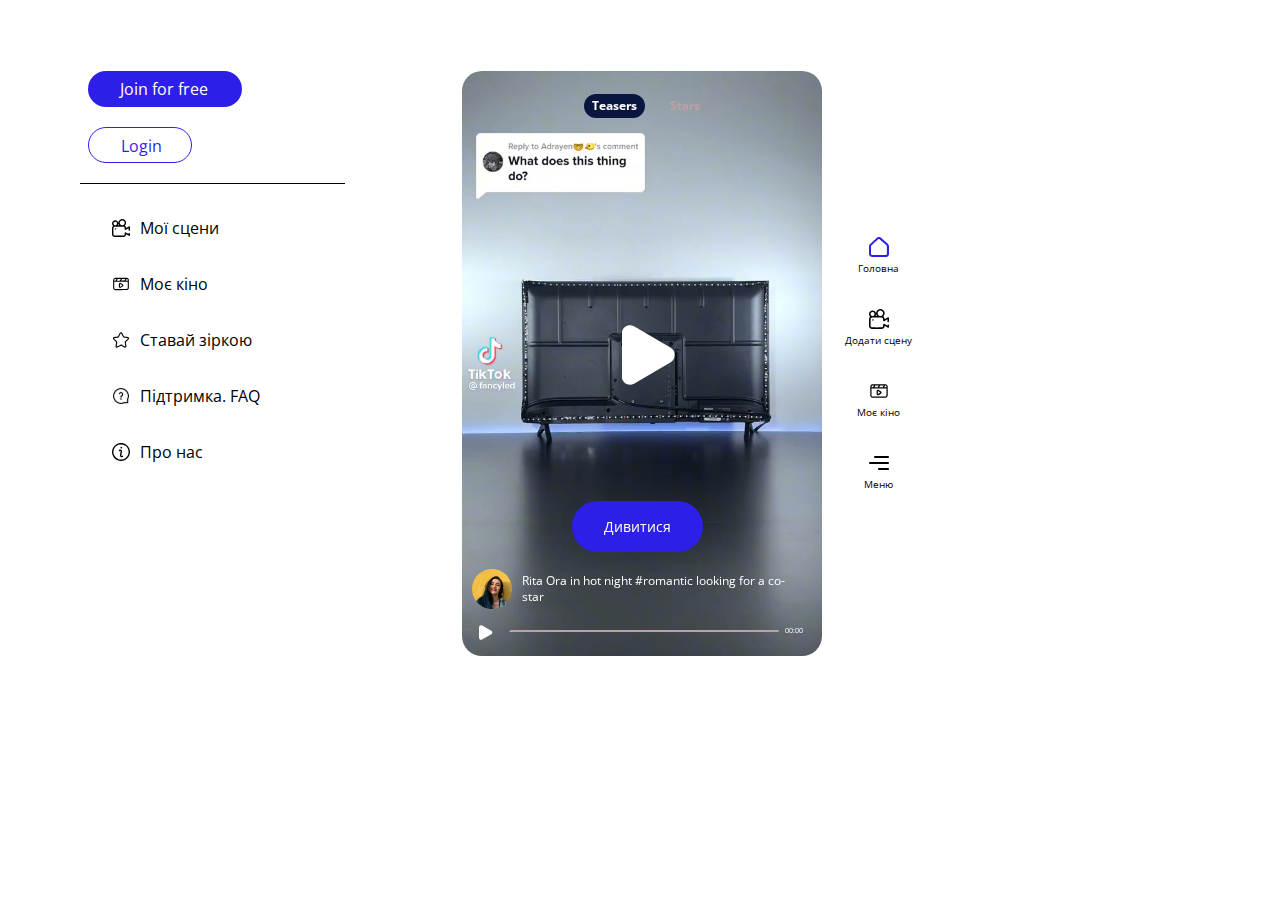
<file: index.html>
<!DOCTYPE html>
<html lang="en">

<head>
    <meta charset="UTF-8">
    <meta http-equiv="X-UA-Compatible" content="IE=edge">
    <meta name="viewport" content="width=device-width, initial-scale=1.0">
    <link rel="stylesheet" href="./assets/styles/bootstrap.css">
    <link rel="stylesheet" href="./assets/styles/normolize.css">
    <link rel="stylesheet" href="./assets/styles/settings.css">
    <link rel="stylesheet" href="./assets/styles/styles.css">
    <title>Movies</title>

    <link rel="preconnect" href="https://fonts.googleapis.com">
    <link rel="preconnect" href="https://fonts.gstatic.com" crossorigin>
    <link href="https://fonts.googleapis.com/css2?family=Open+Sans:wght@400;600;700&display=swap" rel="stylesheet">
</head>

<body>

    <main>
        <div class="container home__container teasers__container d-flex justify-content-between">
            <div class="home__left flex-column">
                <div class="home__right__heading-wrapper d-sm-none">
                    <button class="home__right__back-btn d-sm-none d-block border-0 menu">
                        <img class="home__right__back-btn mt-2 mt-md-auto ms-2 ms-md-auto" src="./assets/images/back.svg" alt="back icon" width="30"
                            height="30">
                    </button>
                    <h2 class="home__right__heading text-center menu-heading">
                        Меню
                    </h2>
                </div>
                <a class="home__left__join-btn ms-2" href="" type="button" data-bs-toggle="modal"
                    data-bs-target="#exampleModal">
                    Join for free
                </a>
                <a class="home__left__login-btn ms-2" href="">
                    Login
                </a>
                <span class="home__left-line"></span>
                <nav>
                    <ul class="home__left__nav-list">
                        <li class="home__left__list-item">
                            <a class="home__left-item-link" href="./myScene.html">
                                <img class="home__left__icon" src="./assets/images/nav1.svg" alt="nav icon" width="18"
                                    height="18">
                                <p class="home__left__link__text">
                                    Мої сцени
                                </p>
                            </a>
                        </li>
                        <li class="home__left__list-item">
                            <a class="home__left-item-link" href="./movies.html">
                                <img class="home__left__icon" src="./assets/images/nav2.svg" alt="nav icon" width="18"
                                    height="18">
                                <p class="home__left__link__text">
                                    Моє кіно
                                </p>
                            </a>
                        </li>
                        <li class="home__left__list-item">
                            <a class="home__left-item-link" href="./stars.html">
                                <img class="home__left__icon" src="./assets/images/nav3.svg" alt="nav icon" width="18"
                                    height="18">
                                <p class="home__left__link__text">
                                    Ставай зіркою
                                </p>
                            </a>
                        </li>
                        <li class="home__left__list-item">
                            <a class="home__left-item-link" href="./support.html">
                                <img class="home__left__icon" src="./assets/images/nav4.svg" alt="nav icon" width="18"
                                    height="18">
                                <p class="home__left__link__text">
                                    Підтримка. FAQ
                                </p>
                            </a>
                        </li>
                        <li class="home__left__list-item">
                            <a class="home__left-item-link" href="./about.html">
                                <img class="home__left__icon" src="./assets/images/nav5.svg" alt="nav icon" width="18"
                                    height="18">
                                <p class="home__left__link__text">
                                    Про нас
                                </p>
                            </a>
                        </li>
                    </ul>
                </nav>
            </div>
            <div class="home__right">
                <div class="teasers__middle-wrapper">
                    <div class="teasers__video-wrapper">
                        <div class="stars__heading-wrapper teasers__heading-wrapper">
                            <a class="stars__heading active__star" href="./index.html">Teasers</a>
                            <a class="stars__heading teasers__nonactive-item" href="./stars.html">Stars</a>
                        </div>
                        <video playsinline loop preload="true" width="360" height="585" class="teasers__video" src="./assets/videos/test.mp4"></video>
                        <div class="teasers__on">
                            <button class="teasers__start-btn">
                                <img src="./assets/images/play-start.svg" alt="play">
                            </button>
                            <button class="ticket__btn">Дивитися</button>
                            <div class="teasers__info-wrapper d-flex align-items-center">
                                <img class="teasers__info-ava" width="40" height="40" src="./assets/images/tyan.png"
                                    alt="ava">
                                <p class="teasers__info-title">Rita Ora in hot night #romantic looking for a co-star</p>
                            </div>
                            <div class="teasers__video-controllers d-flex align-items-center">
                                <button class="teasers__play-btn">
                                    <img width="15" height="15" class="teasers__play-img" src="./assets/images/play__teasers.svg" alt="play">
                                </button>
                                <div class="teasers__video__range-wrapper">
                                    <input id="teasers__range" type="range" class="teasers__video-range">
                                    <span class="teasers__video-progress"></span>
                                    <span class="teasers__video-back"></span>
                                </div>
                                <p class="video__current-time">
                                    00:00
                                </p>
                            </div>
                        </div>
                    </div>

                    <div class="teasers__right-nav d-none d-md-flex flex-column ">
                        <ul class="teasers__right-list">
                            <li class="teasers__right-item">
                                <a class="teasers__right-link" href="./index.html">
                                    <img class="teasers__right__item-icon" src="./assets/images/mobile-nav1bl.svg"
                                        alt="icon" width="20" height="20">
                                    <p class="teasers__right__item-text">
                                        Головна
                                    </p>
                                </a>
                            </li>
                            <li class="teasers__right-item">
                                <a class="teasers__right-link" href="./scene.html">
                                    <img class="teasers__right__item-icon" src="./assets/images/mobile-nav2.svg"
                                        alt="icon" width="20" height="20">
                                    <p class="teasers__right__item-text">
                                        Додати сцену
                                    </p>
                                </a>
                            </li>
                            <li class="teasers__right-item">
                                <a class="teasers__right-link" href="./movies.html">
                                    <img class="teasers__right__item-icon" src="./assets/images/mobile-nav3.svg"
                                        alt="icon" width="20" height="20">
                                    <p class="teasers__right__item-text">
                                        Моє кіно
                                    </p>
                                </a>
                            </li>
                            <li class="teasers__right-item">
                                <a class="teasers__right-link" href="#">
                                    <img class="teasers__right__item-icon" src="./assets/images/mobile-nav4.svg"
                                        alt="icon" width="20" height="20">
                                    <p class="teasers__right__item-text">
                                        Меню
                                    </p>
                                </a>
                            </li>
                        </ul>
                    </div>
                </div>
            </div>
        </div>
        <div class="navigation-mobile teasers__nav d-sm-none position-fixed bottom-0">
            <nav class="navigation-nav">
                <ul class="navigation__list">
                    <li class="navgiation__item">
                        <a class="navigation__item-link" href="./index.html">
                            <img class="navigation__item-icon  black" width="25" height="22"
                                src="./assets/images/mobile-nav1bl.svg" alt="icon">
                            <img class="navigation__item-icon  white" width="25" height="22"
                                src="./assets/images/mobile-nav1bl.svg" alt="icon">
                            <p class="navigation__item-text">
                                Головна
                            </p>
                        </a>
                    </li>
                    <li class="navgiation__item">
                        <a class="navigation__item-link" href="./scene.html">
                            <img class="navigation__item-icon  black" width="25" height="22"
                                src="./assets/images/mobile-nav2.svg" alt="icon">
                                <img class="navigation__item-icon  white" width="25" height="22"
                                src="./assets/images/mobile-nav2w.svg" alt="icon">
                            <p class="navigation__item-text">
                                Додати сцену
                            </p>
                        </a>
                    </li>
                    <li class="navgiation__item">
                        <a class="navigation__item-link" href="./movies.html">
                            <img class="navigation__item-icon  black" width="25" height="22"
                                src="./assets/images/mobile-nav3.svg" alt="icon">
                                <img class="navigation__item-icon  white" width="25" height="22"
                                src="./assets/images/mobile-nav3w.svg" alt="icon">
                            <p class="navigation__item-text">
                                Моє кіно
                            </p>
                        </a>
                    </li>
                    <li class="navgiation__item">
                        <button class="navigation__item-link menu border-0" href="">
                            <img class="navigation__item-icon  black" width="25" height="22"
                                src="./assets/images/mobile-nav4.svg" alt="icon">
                                <img class="navigation__item-icon  white" width="25" height="22"
                                src="./assets/images/mobile-nav4w.svg" alt="icon">
                            <p class="navigation__item-text">
                                Меню
                            </p>
                        </button>
                    </li>
                </ul>
            </nav>
        </div>

        <!-- Vertically centered modal -->
        <!-- Modal -->
        <div class="modal fade" id="exampleModal" tabindex="-1" aria-labelledby="exampleModalLabel" aria-hidden="true">
            <div class="modal-dialog modal-dialog-centered">
                <div class="modal-content">
                    <div class="modal-body">
                        <div class="modal__close-wrapper d-flex justify-content-end ">
                            <button type="button" class="modal__btn-close" data-bs-dismiss="modal" aria-label="Close">
                                <img src="./assets/images/cancel.svg" width="30" height="30" alt="">
                            </button>
                        </div>
                        <div class="modal__text-wrapper">
                            <h3 class="text-center fw-bold">Welcome, Guest!</h3>
                            <p class="text-center fw-normal mt-4">In order to make the merge with a star please log in
                                or sign up</p>
                        </div>
                        <div class="modal__buttons-wrapper d-flex align-items-center">
                            <a class="modal__log-btn" href="">Log in with Google</a>
                            <a class="modal__sign-btn" data-bs-target="#exampleModalToggle2" data-bs-toggle="modal"
                                href="">Sign up</a>
                        </div>
                    </div>
                </div>
            </div>
        </div>
        <div class="modal fade" id="exampleModalToggle2" aria-hidden="true" aria-labelledby="exampleModalToggleLabel2"
            tabindex="-1">
            <div class="modal-dialog modal-dialog-centered">
                <div class="modal-content">
                    <div class="modal-body2">
                        <div class="modal__close-wrapper d-flex justify-content-end ">
                            <button type="button" class="modal__btn-close" data-bs-dismiss="modal" aria-label="Close">
                                <img src="./assets/images/cancel.svg" width="30" height="30" alt="">
                            </button>
                        </div>
                        <div class="modal__text-wrapper2">
                            <h3 class="text-center fw-bold">Welcome, Guest!!</h3>
                        </div>
                        <div
                            class="modal__second__input-wrapper d-flex align-items-center justify-content-center flex-column">
                            <input class="modal__input2" type="email" placeholder="Email">
                            <input class="modal__input2" type="password" placeholder="Password">
                        </div>
                        <p class="modal__second-text">
                            Or sign in with Google
                        </p>
                        <p class="modal__already-text d-flex justify-content-center text-center">
                            Alreade have an account? <a class="modal__second-sign" href="">Sign in</a>
                        </p>
                        <div class="modal2__btn-wrapper">
                            <a class="modal2__log-btn" href="">Sign up</a>
                        </div>
                    </div>
                </div>
            </div>
        </div>
    </main>
    <script src="./assets/js/bootstrap.js"></script>
    <script src="./assets/js/index.js"></script>
</body>

</html>
</file>
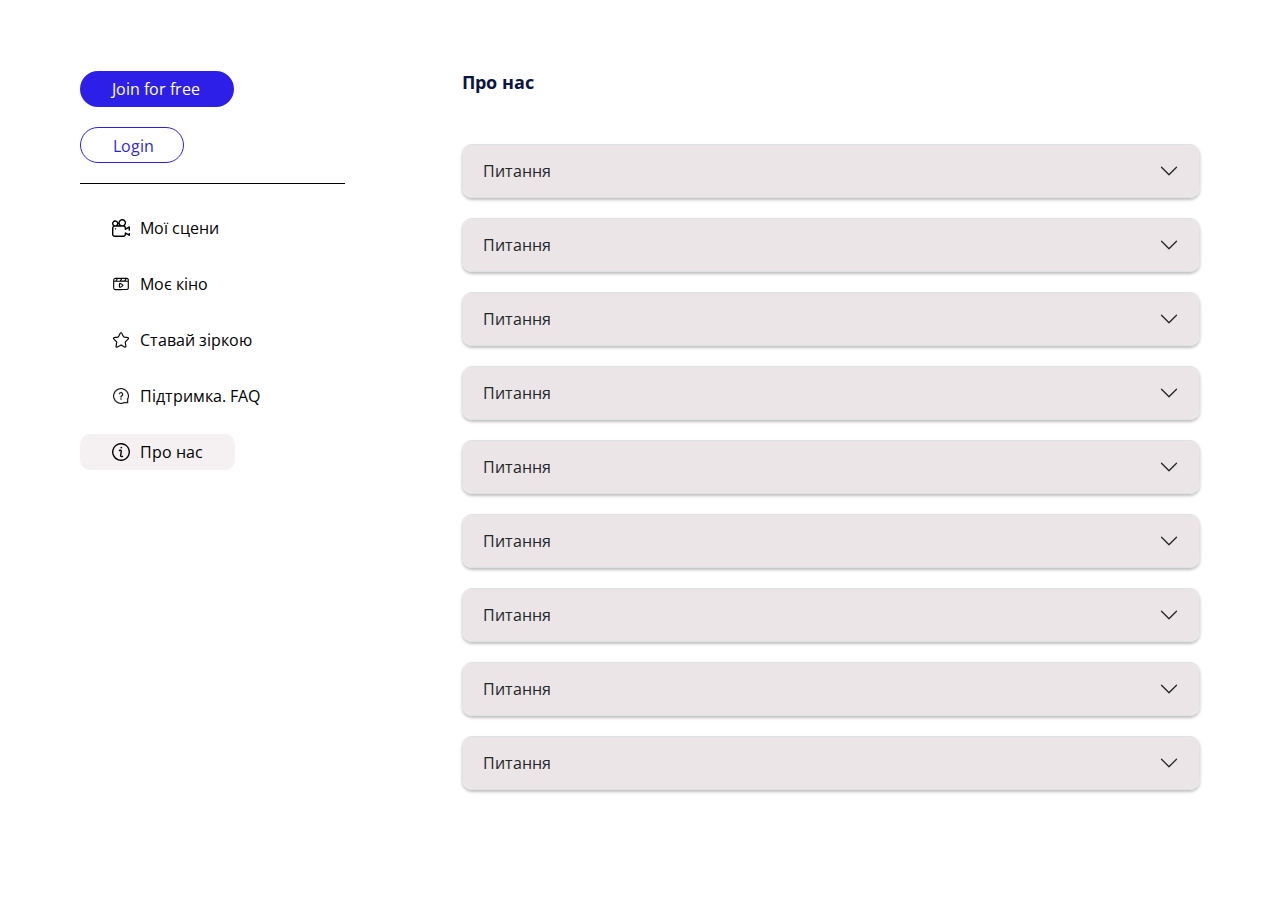
<file: about.html>
<!DOCTYPE html>
<html lang="en">

<head>
    <meta charset="UTF-8">
    <meta http-equiv="X-UA-Compatible" content="IE=edge">
    <meta name="viewport" content="width=device-width, initial-scale=1.0">

    <link rel="stylesheet" href="./assets/styles/bootstrap.css">

    <link rel="stylesheet" href="./assets/styles/normolize.css">
    <link rel="stylesheet" href="./assets/styles/settings.css">
    <link rel="stylesheet" href="./assets/styles/styles.css">

    <link rel="preconnect" href="https://fonts.googleapis.com">
    <link rel="preconnect" href="https://fonts.gstatic.com" crossorigin>
    <link href="https://fonts.googleapis.com/css2?family=Open+Sans:wght@400;600;700&display=swap" rel="stylesheet">
    <title>Document</title>
</head>

<body>
    <main>
        <div class="container home__container d-flex justify-content-between">
            <div class="home__left flex-column">
                <div class="home__right__heading-wrapper d-sm-none">
                    <button class="home__right__back-btn d-sm-none d-block border-0">
                        <img class="home__right__back-btn" src="./assets/images/back.svg" alt="back icon" width="30"
                            height="30">
                    </button>
                    <h2 class="home__right__heading text-center menu-heading">
                        Меню
                    </h2>
                </div>
                <a class="home__left__join-btn" href="" type="button" data-bs-toggle="modal"
                    data-bs-target="#exampleModal">
                    Join for free
                </a>
                <a class="home__left__login-btn" href="">
                    Login
                </a>
                <span class="home__left-line"></span>
                <nav>
                    <ul class="home__left__nav-list">
                        <li class="home__left__list-item">
                            <a class="home__left-item-link" href="./myScene.html">
                                <img class="home__left__icon" src="./assets/images/nav1.svg" alt="nav icon" width="18"
                                    height="18">
                                <p class="home__left__link__text">
                                    Мої сцени
                                </p>
                            </a>
                        </li>
                        <li class="home__left__list-item">
                            <a class="home__left-item-link" href="./movies.html">
                                <img class="home__left__icon" src="./assets/images/nav2.svg" alt="nav icon" width="18"
                                    height="18">
                                <p class="home__left__link__text">
                                    Моє кіно
                                </p>
                            </a>
                        </li>
                        <li class="home__left__list-item">
                            <a class="home__left-item-link" href="./stars.html">
                                <img class="home__left__icon" src="./assets/images/nav3.svg" alt="nav icon" width="18"
                                    height="18">
                                <p class="home__left__link__text">
                                    Ставай зіркою
                                </p>
                            </a>
                        </li>
                        <li class="home__left__list-item">
                            <a class="home__left-item-link" href="./support.html">
                                <img class="home__left__icon" src="./assets/images/nav4.svg" alt="nav icon" width="18"
                                    height="18">
                                <p class="home__left__link__text">
                                    Підтримка. FAQ
                                </p>
                            </a>
                        </li>
                        <li class="home__left__list-item active-sidebar">
                            <a class="home__left-item-link" href="./about.html">
                                <img class="home__left__icon" src="./assets/images/nav5.svg" alt="nav icon" width="18"
                                    height="18">
                                <p class="home__left__link__text">
                                    Про нас
                                </p>
                            </a>
                        </li>
                    </ul>
                </nav>
            </div>
            <div class="home__right">
                <div class="home__right__heading-wrapper">
                    <a href="./index.html" class="home__right__back-btn d-sm-none d-block border-0">
                        <img class="home__right__back-btn" src="./assets/images/back.svg" alt="back icon" width="30"
                            height="30">
                    </a>
                    <h2 class="home__right__heading">
                        Про нас
                    </h2>
                </div>
                <div class="accordion" id="accordionExample">
                    <div class="accordion-item">
                        <h2 class="accordion-header" id="headingOne">
                            <button class="accordion-button collapsed" type="button" data-bs-toggle="collapse"
                                data-bs-target="#collapseOne" aria-expanded="false" aria-controls="collapseOne">
                                Питання
                            </button>
                        </h2>
                        <div id="collapseOne" class="accordion-collapse collapse" aria-labelledby="headingOne"
                            data-bs-parent="#accordionExample">
                            <div class="accordion-body">
                                <strong>This is the first item's accordion body.</strong> It is shown by default, until
                                the collapse
                                plugin adds the appropriate classes that we use to style each element. These classes
                                control the
                                overall appearance, as well as the showing and hiding via CSS transitions. You can
                                modify any of
                                this with custom CSS or overriding our default variables. It's also worth noting that
                                just about any
                                HTML can go within the <code>.accordion-body</code>, though the transition does limit
                                overflow.
                            </div>
                        </div>
                    </div>
                    <div class="accordion-item">
                        <h2 class="accordion-header" id="headingTwo">
                            <button class="accordion-button collapsed" type="button" data-bs-toggle="collapse"
                                data-bs-target="#collapseTwo" aria-expanded="false" aria-controls="collapseTwo">
                                Питання
                            </button>
                        </h2>
                        <div id="collapseTwo" class="accordion-collapse collapse" aria-labelledby="headingTwo"
                            data-bs-parent="#accordionExample">
                            <div class="accordion-body">
                                <strong>This is the second item's accordion body.</strong> It is hidden by default,
                                until the
                                collapse plugin adds the appropriate classes that we use to style each element. These
                                classes
                                control the overall appearance, as well as the showing and hiding via CSS transitions.
                                You can
                                modify any of this with custom CSS or overriding our default variables. It's also worth
                                noting that
                                just about any HTML can go within the <code>.accordion-body</code>, though the
                                transition does limit
                                overflow.
                            </div>
                        </div>
                    </div>
                    <div class="accordion-item">
                        <h2 class="accordion-header" id="headingThree">
                            <button class="accordion-button collapsed" type="button" data-bs-toggle="collapse"
                                data-bs-target="#collapseThree" aria-expanded="false" aria-controls="collapseThree">
                                Питання
                            </button>
                        </h2>
                        <div id="collapseThree" class="accordion-collapse collapse" aria-labelledby="headingThree"
                            data-bs-parent="#accordionExample">
                            <div class="accordion-body">
                                <strong>This is the third item's accordion body.</strong> It is hidden by default, until
                                the
                                collapse plugin adds the appropriate classes that we use to style each element. These
                                classes
                                control the overall appearance, as well as the showing and hiding via CSS transitions.
                                You can
                                modify any of this with custom CSS or overriding our default variables. It's also worth
                                noting that
                                just about any HTML can go within the <code>.accordion-body</code>, though the
                                transition does limit
                                overflow.
                            </div>
                        </div>
                    </div>
                    <div class="accordion-item">
                        <h2 class="accordion-header" id="headingFour">
                            <button class="accordion-button collapsed" type="button" data-bs-toggle="collapse"
                                data-bs-target="#collapseFour" aria-expanded="false" aria-controls="collapseFour">
                                Питання
                            </button>
                        </h2>
                        <div id="collapseFour" class="accordion-collapse collapse" aria-labelledby="headingFour"
                            data-bs-parent="#accordionExample">
                            <div class="accordion-body">
                                <strong>This is the third item's accordion body.</strong> It is hidden by default, until
                                the
                                collapse plugin adds the appropriate classes that we use to style each element. These
                                classes
                                control the overall appearance, as well as the showing and hiding via CSS transitions.
                                You can
                                modify any of this with custom CSS or overriding our default variables. It's also worth
                                noting that
                                just about any HTML can go within the <code>.accordion-body</code>, though the
                                transition does limit
                                overflow.
                            </div>
                        </div>
                    </div>
                    <div class="accordion-item">
                        <h2 class="accordion-header" id="headingFive">
                            <button class="accordion-button collapsed" type="button" data-bs-toggle="collapse"
                                data-bs-target="#collapseFive" aria-expanded="false" aria-controls="collapseFive">
                                Питання
                            </button>
                        </h2>
                        <div id="collapseFive" class="accordion-collapse collapse" aria-labelledby="headingFive"
                            data-bs-parent="#accordionExample">
                            <div class="accordion-body">
                                <strong>This is the third item's accordion body.</strong> It is hidden by default, until
                                the
                                collapse plugin adds the appropriate classes that we use to style each element. These
                                classes
                                control the overall appearance, as well as the showing and hiding via CSS transitions.
                                You can
                                modify any of this with custom CSS or overriding our default variables. It's also worth
                                noting that
                                just about any HTML can go within the <code>.accordion-body</code>, though the
                                transition does limit
                                overflow.
                            </div>
                        </div>
                    </div>
                    <div class="accordion-item">
                        <h2 class="accordion-header" id="headingSix">
                            <button class="accordion-button collapsed" type="button" data-bs-toggle="collapse"
                                data-bs-target="#collapseSix" aria-expanded="false" aria-controls="collapseSix">
                                Питання
                            </button>
                        </h2>
                        <div id="collapseSix" class="accordion-collapse collapse" aria-labelledby="headingSix"
                            data-bs-parent="#accordionExample">
                            <div class="accordion-body">
                                <strong>This is the third item's accordion body.</strong> It is hidden by default, until
                                the
                                collapse plugin adds the appropriate classes that we use to style each element. These
                                classes
                                control the overall appearance, as well as the showing and hiding via CSS transitions.
                                You can
                                modify any of this with custom CSS or overriding our default variables. It's also worth
                                noting that
                                just about any HTML can go within the <code>.accordion-body</code>, though the
                                transition does limit
                                overflow.
                            </div>
                        </div>
                    </div>
                    <div class="accordion-item">
                        <h2 class="accordion-header" id="headingSeven">
                            <button class="accordion-button collapsed" type="button" data-bs-toggle="collapse"
                                data-bs-target="#collapseSeven" aria-expanded="false" aria-controls="collapseSeven">
                                Питання
                            </button>
                        </h2>
                        <div id="collapseSeven" class="accordion-collapse collapse" aria-labelledby="headingSeven"
                            data-bs-parent="#accordionExample">
                            <div class="accordion-body">
                                <strong>This is the third item's accordion body.</strong> It is hidden by default, until
                                the
                                collapse plugin adds the appropriate classes that we use to style each element. These
                                classes
                                control the overall appearance, as well as the showing and hiding via CSS transitions.
                                You can
                                modify any of this with custom CSS or overriding our default variables. It's also worth
                                noting that
                                just about any HTML can go within the <code>.accordion-body</code>, though the
                                transition does limit
                                overflow.
                            </div>
                        </div>
                    </div>
                    <div class="accordion-item">
                        <h2 class="accordion-header" id="headingEight">
                            <button class="accordion-button collapsed" type="button" data-bs-toggle="collapse"
                                data-bs-target="#collapseEight" aria-expanded="false" aria-controls="collapseEight">
                                Питання
                            </button>
                        </h2>
                        <div id="collapseEight" class="accordion-collapse collapse" aria-labelledby="headingEight"
                            data-bs-parent="#accordionExample">
                            <div class="accordion-body">
                                <strong>This is the third item's accordion body.</strong> It is hidden by default, until
                                the
                                collapse plugin adds the appropriate classes that we use to style each element. These
                                classes
                                control the overall appearance, as well as the showing and hiding via CSS transitions.
                                You can
                                modify any of this with custom CSS or overriding our default variables. It's also worth
                                noting that
                                just about any HTML can go within the <code>.accordion-body</code>, though the
                                transition does limit
                                overflow.
                            </div>
                        </div>
                    </div>
                    <div class="accordion-item">
                        <h2 class="accordion-header" id="headingNine">
                            <button class="accordion-button collapsed" type="button" data-bs-toggle="collapse"
                                data-bs-target="#collapseNine" aria-expanded="false" aria-controls="collapseNine">
                                Питання
                            </button>
                        </h2>
                        <div id="collapseNine" class="accordion-collapse collapse" aria-labelledby="headingNine"
                            data-bs-parent="#accordionExample">
                            <div class="accordion-body">
                                <strong>This is the third item's accordion body.</strong> It is hidden by default, until
                                the
                                collapse plugin adds the appropriate classes that we use to style each element. These
                                classes
                                control the overall appearance, as well as the showing and hiding via CSS transitions.
                                You can
                                modify any of this with custom CSS or overriding our default variables. It's also worth
                                noting that
                                just about any HTML can go within the <code>.accordion-body</code>, though the
                                transition does limit
                                overflow.
                            </div>
                        </div>
                    </div>
                </div>
            </div>
        </div>
        <div class="navigation-mobile d-sm-none position-fixed bottom-0">
            <nav class="navigation-nav">
                <ul class="navigation__list">
                    <li class="navgiation__item">
                        <a class="navigation__item-link" href="./index.html">
                            <img class="navigation__item-icon" width="25" height="22"
                                src="./assets/images/mobile-nav1.svg" alt="icon">
                            <p class="navigation__item-text">
                                Головна
                            </p>
                        </a>
                    </li>
                    <li class="navgiation__item">
                        <a class="navigation__item-link" href="./scene.html">
                            <img class="navigation__item-icon" width="25" height="22"
                                src="./assets/images/mobile-nav2.svg" alt="icon">

                            <p class="navigation__item-text">
                                Додати сцену
                            </p>
                        </a>
                    </li>
                    <li class="navgiation__item">
                        <a class="navigation__item-link" href="./movies.html">
                            <img class="navigation__item-icon" width="25" height="22"
                                src="./assets/images/mobile-nav3.svg" alt="icon">

                            <p class="navigation__item-text">
                                Моє кіно
                            </p>
                        </a>
                    </li>
                    <li class="navgiation__item">
                        <button class="navigation__item-link menu border-0" href="">
                            <img class="navigation__item-icon" width="25" height="22"
                                src="./assets/images/mobile-nav4.svg" alt="icon">
                            <p class="navigation__item-text">
                                Меню
                            </p>
                        </button>
                    </li>
                </ul>
            </nav>
        </div>

        <div class="modal fade" id="exampleModal" tabindex="-1" aria-labelledby="exampleModalLabel" aria-hidden="true">
            <div class="modal-dialog modal-dialog-centered">
                <div class="modal-content">
                    <div class="modal-body">
                        <div class="modal__close-wrapper d-flex justify-content-end ">
                            <button type="button" class="modal__btn-close" data-bs-dismiss="modal" aria-label="Close">
                                <img src="./assets/images/cancel.svg" width="30" height="30" alt="">
                            </button>
                        </div>
                        <div class="modal__text-wrapper">
                            <h3 class="text-center fw-bold">Welcome, Guest!</h3>
                            <p class="text-center fw-normal mt-4">In order to make the merge with a star please log in
                                or sign up</p>
                        </div>
                        <div class="modal__buttons-wrapper d-flex align-items-center">
                            <a class="modal__log-btn" href="">Log in with Google</a>
                            <a class="modal__sign-btn" data-bs-target="#exampleModalToggle2" data-bs-toggle="modal"
                                href="">Sign up</a>
                        </div>
                    </div>
                </div>
            </div>
        </div>
        <div class="modal fade" id="exampleModalToggle2" aria-hidden="true" aria-labelledby="exampleModalToggleLabel2"
            tabindex="-1">
            <div class="modal-dialog modal-dialog-centered">
                <div class="modal-content">
                    <div class="modal-body2">
                        <div class="modal__close-wrapper d-flex justify-content-end ">
                            <button type="button" class="modal__btn-close" data-bs-dismiss="modal" aria-label="Close">
                                <img src="./assets/images/cancel.svg" width="30" height="30" alt="">
                            </button>
                        </div>
                        <div class="modal__text-wrapper2">
                            <h3 class="text-center fw-bold">Welcome, Guest!!</h3>
                        </div>
                        <div
                            class="modal__second__input-wrapper d-flex align-items-center justify-content-center flex-column">
                            <input class="modal__input2" type="email" placeholder="Email">
                            <input class="modal__input2" type="password" placeholder="Password">
                        </div>
                        <p class="modal__second-text">
                            Or sign in with Google
                        </p>
                        <p class="modal__already-text d-flex justify-content-center text-center">
                            Alreade have an account? <a class="modal__second-sign" href="">Sign in</a>
                        </p>
                        <div class="modal2__btn-wrapper">
                            <a class="modal2__log-btn" href="">Sign up</a>
                        </div>
                    </div>
                </div>
            </div>
        </div>
    </main>

    <script src="./assets/js/bootstrap.js"></script>
    <script src="./assets/js/index.js"></script>
</body>

</html>
</file>
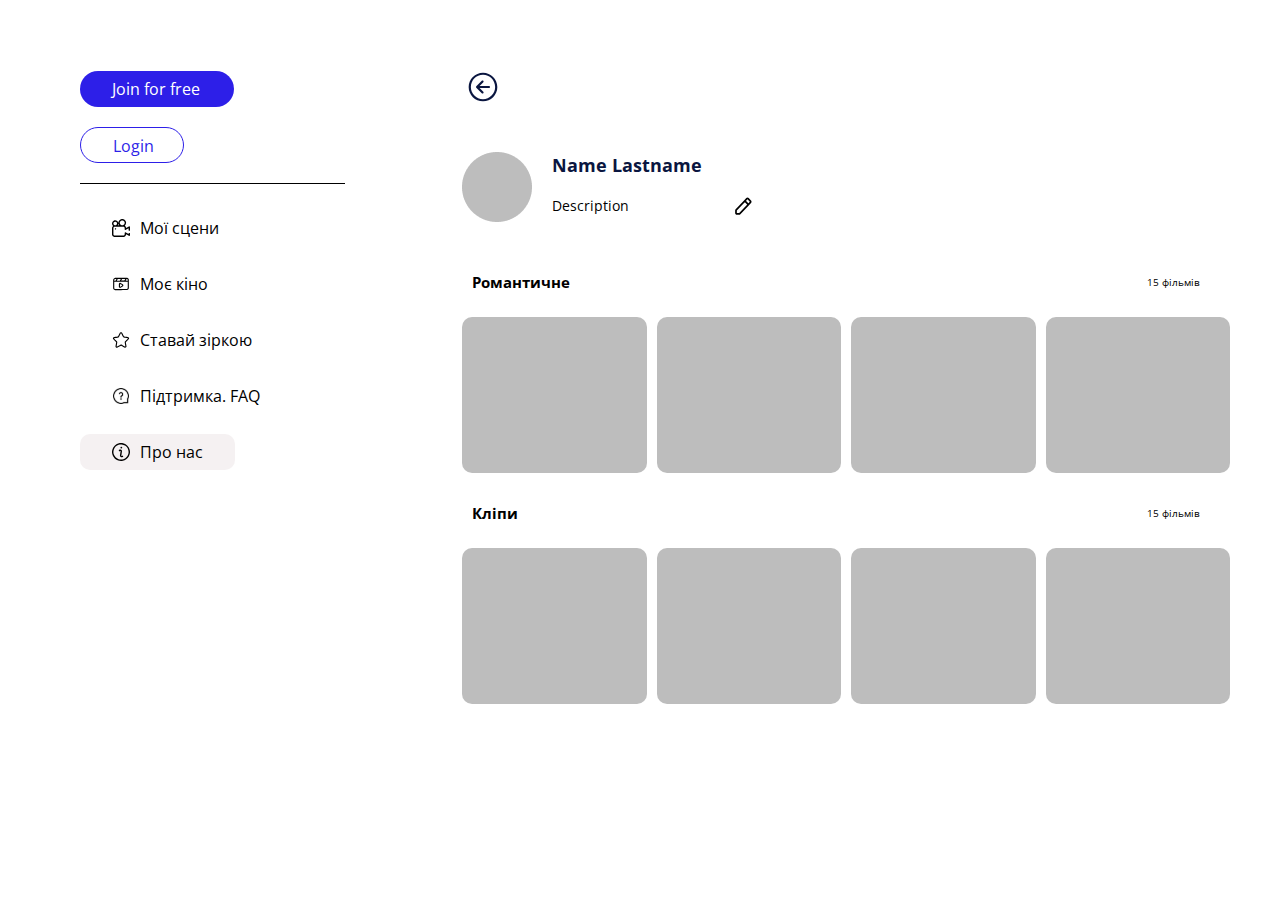
<file: account.html>
<!DOCTYPE html>
<html lang="en">

<head>
    <meta charset="UTF-8">
    <meta http-equiv="X-UA-Compatible" content="IE=edge">
    <meta name="viewport" content="width=device-width, initial-scale=1.0">

    <link rel="stylesheet" href="./assets/styles/bootstrap.css">

    <link rel="stylesheet" href="./assets/styles/normolize.css">
    <link rel="stylesheet" href="./assets/styles/settings.css">
    <link rel="stylesheet" href="./assets/styles/styles.css">

    <link rel="preconnect" href="https://fonts.googleapis.com">
    <link rel="preconnect" href="https://fonts.gstatic.com" crossorigin>
    <link href="https://fonts.googleapis.com/css2?family=Open+Sans:wght@400;600;700&display=swap" rel="stylesheet">
    <title>Document</title>
</head>

<body>
    <main>
        <div class="container home__container d-flex justify-content-between">
            <div class="home__left flex-column">
                <div class="home__right__heading-wrapper d-sm-none">
                    <button class="home__right__back-btn d-sm-none d-block border-0">
                        <img class="home__right__back-btn" src="./assets/images/back.svg" alt="back icon" width="30"
                            height="30">
                    </button>
                    <h2 class="home__right__heading text-center menu-heading">
                        Про нас
                    </h2>
                </div>
                <a class="home__left__join-btn" href="" type="button" data-bs-toggle="modal"
                    data-bs-target="#exampleModal">
                    Join for free
                </a>
                <a class="home__left__login-btn" href="">
                    Login
                </a>
                <span class="home__left-line"></span>
                <nav>
                    <ul class="home__left__nav-list">
                        <li class="home__left__list-item">
                            <a class="home__left-item-link" href="./myScene.html">
                                <img class="home__left__icon" src="./assets/images/nav1.svg" alt="nav icon" width="18"
                                    height="18">
                                <p class="home__left__link__text">
                                    Мої сцени
                                </p>
                            </a>
                        </li>
                        <li class="home__left__list-item">
                            <a class="home__left-item-link" href="./movies.html">
                                <img class="home__left__icon" src="./assets/images/nav2.svg" alt="nav icon" width="18"
                                    height="18">
                                <p class="home__left__link__text">
                                    Моє кіно
                                </p>
                            </a>
                        </li>
                        <li class="home__left__list-item">
                            <a class="home__left-item-link" href="./stars.html">
                                <img class="home__left__icon" src="./assets/images/nav3.svg" alt="nav icon" width="18"
                                    height="18">
                                <p class="home__left__link__text">
                                    Ставай зіркою
                                </p>
                            </a>
                        </li>
                        <li class="home__left__list-item">
                            <a class="home__left-item-link" href="./support.html">
                                <img class="home__left__icon" src="./assets/images/nav4.svg" alt="nav icon" width="18"
                                    height="18">
                                <p class="home__left__link__text">
                                    Підтримка. FAQ
                                </p>
                            </a>
                        </li>
                        <li class="home__left__list-item active-sidebar">
                            <a class="home__left-item-link" href="./support.html">
                                <img class="home__left__icon" src="./assets/images/nav5.svg" alt="nav icon" width="18"
                                    height="18">
                                <p class="home__left__link__text">
                                    Про нас
                                </p>
                            </a>
                        </li>
                    </ul>
                </nav>
            </div>
            <div class="home__right">
                <div class="mobile-bg">
                </div>
                <div class="home__mobile-wrapper">
                    <div class="home__right__heading-wrapper">
                        <button class="home__right__back-btn home__right__back-btn2 d-block border-0">
                            <img class="home__right__back-btn" src="./assets/images/back.svg" alt="back icon" width="30"
                                height="30">
                        </button>
                    </div>
                    <div class="account__middle-wrapper d-flex flex-column flex-sm-row align-items-center">
                        <img class="account__middle-img" src="./assets/images/avaProf.png" width="70" height="70"
                            alt="">
                        <div class="account__middle__text-wrapper d-flex">
                            <h3 class="account__middle-last">
                                Name Lastname
                            </h3>
                            <div class="account__middle__edit-wrapper d-flex justify-content-between position-relative">
                                <p class="account__middle-desc">
                                    Description
                                </p>
                                <button class="account__middle__edit-btn" data-bs-toggle="modal"
                                    data-bs-target="#profileModal" type="button">
                                    <img data-bs-toggle="modal" data-bs-target="#profileModal" type="button"
                                        src="./assets/images/pencil.svg" width="17.28" height="17.28" alt="pen">
                                </button>
                            </div>
                        </div>
                    </div>
                </div>
                <div class="account__category-wrapper">
                    <div class="account__category__heading-wrapper d-flex align-items-center justify-content-between">
                        <h3 class="account__category-heading">
                            Романтичне
                        </h3>
                        <p class="account__category-text">
                            15 фільмів
                        </p>
                    </div>
                    <div class="account__category__videos-wrapper d-flex row-cols-2 row-cols-sm-4">
                        <div class="account__category__video">
                            <p class="account__category__video-text">
                                Назва фільму
                            </p>
                        </div>
                        <div class="account__category__video">
                            <p class="account__category__video-text">
                                Назва фільму
                            </p>
                        </div>
                        <div class="account__category__video d-none d-sm-flex">
                            <p class="account__category__video-text">
                                Назва фільму
                            </p>
                        </div>
                        <div class="account__category__video d-none d-sm-flex">
                            <p class="account__category__video-text">
                                Назва фільму
                            </p>
                        </div>
                    </div>
                </div>
                <div class="account__category-wrapper">
                    <div class="account__category__heading-wrapper d-flex align-items-center justify-content-between">
                        <h3 class="account__category-heading">
                            Кліпи
                        </h3>
                        <p class="account__category-text">
                            15 фільмів
                        </p>
                    </div>
                    <div class="account__category__videos-wrapper d-flex row-cols-2 row-cols-sm-4">
                        <div class="account__category__video">
                            <p class="account__category__video-text">
                                Назва фільму
                            </p>
                        </div>
                        <div class="account__category__video">
                            <p class="account__category__video-text">
                                Назва фільму
                            </p>
                        </div>
                        <div class="account__category__video d-none d-sm-flex">
                            <p class="account__category__video-text">
                                Назва фільму
                            </p>
                        </div>
                        <div class="account__category__video d-none d-sm-flex">
                            <p class="account__category__video-text">
                                Назва фільму
                            </p>
                        </div>
                    </div>
                </div>
            </div>
        </div>
        <div class="modal fade" id="profileModal" tabindex="-1" aria-labelledby="exampleModalLabel" aria-hidden="true">
            <div class="modal-dialog modal-dialog-centered">
                <div class="modal-content">
                    <div class="modal-body">
                        <div class="profile__modal__heading-wrapper d-flex justify-content-between align-items-center">
                            <button class="profile__modal-close" data-bs-target="#profileModal"
                                data-bs-toggle="modal">Відмінити</button>
                            <h3 class="profile__modal-heading">Редагувати профіль</h3>
                            <button class="profile__modal-done" data-bs-target="#profileModal"
                                data-bs-toggle="modal">Зберегти</button>
                        </div>
                        <div
                            class="profile__modal__middle-wrapper d-flex flex-column justify-content-center align-items-center">
                            <img class="profile__modal__middle-icon" src="./assets/images/avaProf.png" width="70"
                                height="70" alt="ava">
                            <button class="profile__modal__middle-change">Змінити картинку</button>
                        </div>
                        <div class="profile__modal__bottom-wrapper">
                            <div class="profile__modal__name-wrapper w-100 d-flex justify-content-between">
                                <p class="profile__modal__name-text">Ім’я</p>
                                <p class="profile__modal__name-text">Ім’я Прізвище</p>
                            </div>
                            <hr style="margin-top: 9px; margin-bottom: 20px;">
                            <div class="profile__modal__name-wrapper w-100 d-flex justify-content-between">
                                <p class="profile__modal__name-text">Опис</p>
                                <p style="max-width: 280px;" class="profile__modal__name-text">Lorem ipsum dolor sit
                                    amet, consectetur adipiscing elit, sed do eiusmod tempor incididunt ut labore et
                                    dolore magna aliqua. </p>
                            </div>
                        </div>
                    </div>
                </div>
            </div>
        </div>
        <div class="modal fade" id="exampleModal" tabindex="-1" aria-labelledby="exampleModalLabel" aria-hidden="true">
            <div class="modal-dialog modal-dialog-centered">
                <div class="modal-content">
                    <div class="modal-body">
                        <div class="modal__close-wrapper d-flex justify-content-end ">
                            <button type="button" class="modal__btn-close" data-bs-dismiss="modal" aria-label="Close">
                                <img src="./assets/images/cancel.svg" width="30" height="30" alt="">
                            </button>
                        </div>
                        <div class="modal__text-wrapper">
                            <h3 class="text-center fw-bold">Welcome, Guest!</h3>
                            <p class="text-center fw-normal mt-4">In order to make the merge with a star please log in
                                or sign up</p>
                        </div>
                        <div class="modal__buttons-wrapper d-flex align-items-center">
                            <a class="modal__log-btn" href="">Log in with Google</a>
                            <a class="modal__sign-btn" data-bs-target="#exampleModalToggle2" data-bs-toggle="modal"
                                href="">Sign up</a>
                        </div>
                    </div>
                </div>
            </div>
        </div>
        <div class="modal fade" id="exampleModalToggle2" aria-hidden="true" aria-labelledby="exampleModalToggleLabel2"
            tabindex="-1">
            <div class="modal-dialog modal-dialog-centered">
                <div class="modal-content">
                    <div class="modal-body2">
                        <div class="modal__close-wrapper d-flex justify-content-end ">
                            <button type="button" class="modal__btn-close" data-bs-dismiss="modal" aria-label="Close">
                                <img src="./assets/images/cancel.svg" width="30" height="30" alt="">
                            </button>
                        </div>
                        <div class="modal__text-wrapper2">
                            <h3 class="text-center fw-bold">Welcome, Guest!!</h3>
                        </div>
                        <div
                            class="modal__second__input-wrapper d-flex align-items-center justify-content-center flex-column">
                            <input class="modal__input2" type="email" placeholder="Email">
                            <input class="modal__input2" type="password" placeholder="Password">
                        </div>
                        <p class="modal__second-text">
                            Or sign in with Google
                        </p>
                        <p class="modal__already-text d-flex justify-content-center text-center">
                            Alreade have an account? <a class="modal__second-sign" href="">Sign in</a>
                        </p>
                        <div class="modal2__btn-wrapper">
                            <a class="modal2__log-btn" href="">Sign up</a>
                        </div>
                    </div>
                </div>
            </div>
        </div>
    </main>

    <script src="./assets/js/bootstrap.js"></script>
    <script src="./assets/js/index.js"></script>
</body>

</html>
</file>
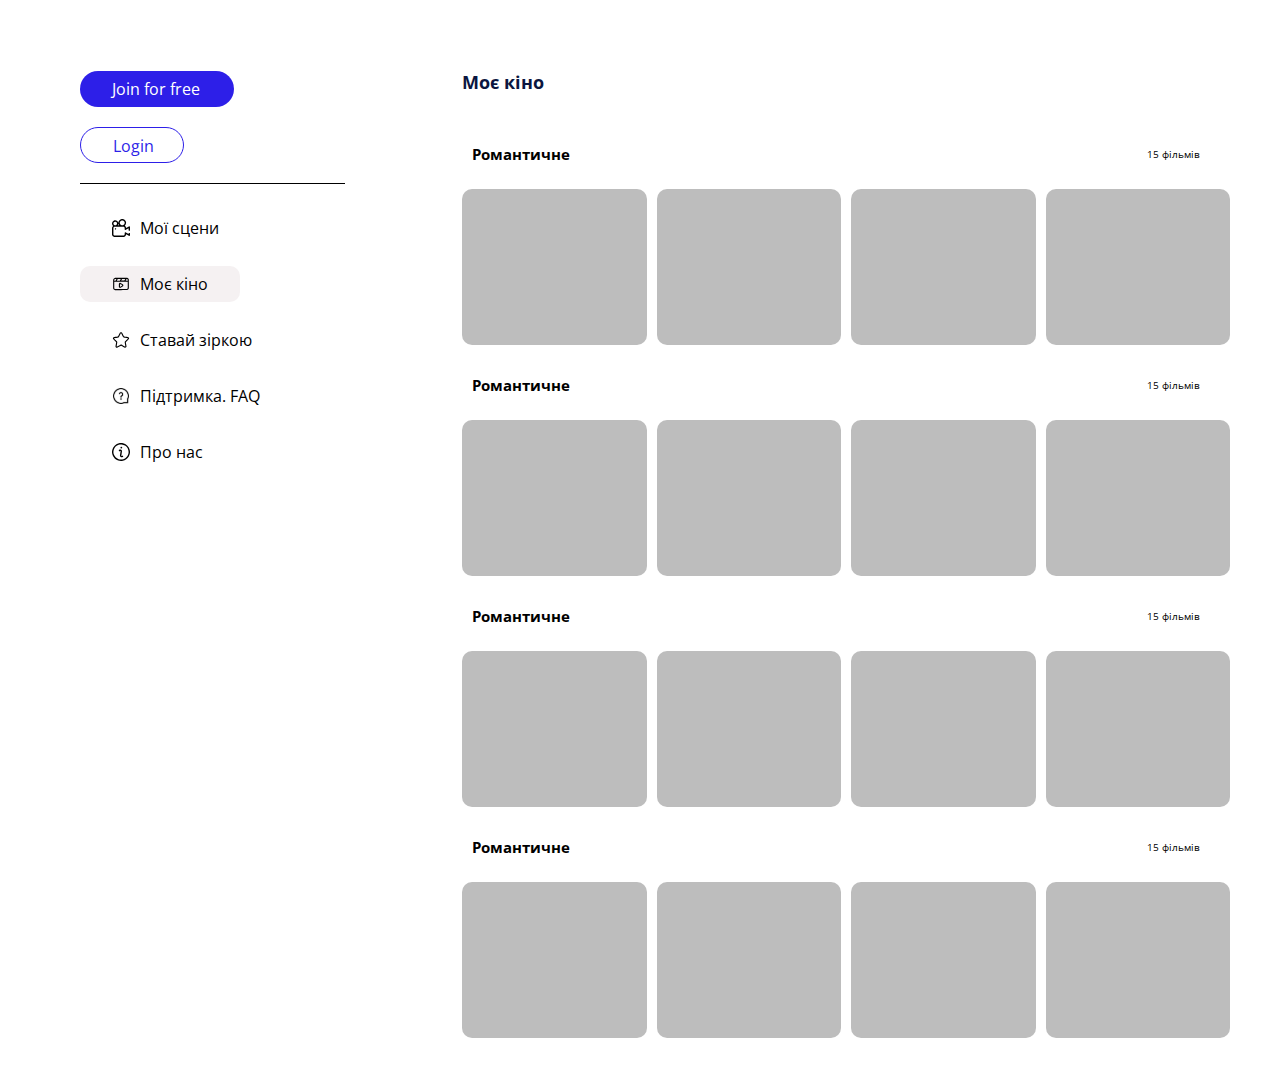
<file: movies.html>
<!DOCTYPE html>
<html lang="en">

<head>
    <meta charset="UTF-8">
    <meta http-equiv="X-UA-Compatible" content="IE=edge">
    <meta name="viewport" content="width=device-width, initial-scale=1.0">
    <link rel="stylesheet" href="./assets/styles/bootstrap.css">
    <link rel="stylesheet" href="./assets/styles/normolize.css">
    <link rel="stylesheet" href="./assets/styles/settings.css">
    <link rel="stylesheet" href="./assets/styles/styles.css">
    <title>Movies</title>

    <link rel="preconnect" href="https://fonts.googleapis.com">
    <link rel="preconnect" href="https://fonts.gstatic.com" crossorigin>
    <link href="https://fonts.googleapis.com/css2?family=Open+Sans:wght@400;600;700&display=swap" rel="stylesheet">
</head>

<body>

    <main>
        <div class="container home__container d-flex justify-content-between">
            <div class="home__left flex-column">
                <div class="home__right__heading-wrapper d-sm-none">
                    <button class="home__right__back-btn d-sm-none d-block border-0">
                        <img class="home__right__back-btn" src="./assets/images/back.svg" alt="back icon" width="30"
                            height="30">
                    </button>
                    <h2 class="home__right__heading text-center menu-heading">
                        Меню
                    </h2>
                </div>
                <a class="home__left__join-btn" href="" type="button" data-bs-toggle="modal"
                    data-bs-target="#exampleModal">
                    Join for free
                </a>
                <a class="home__left__login-btn" href="">
                    Login
                </a>
                <span class="home__left-line"></span>
                <nav>
                    <ul class="home__left__nav-list">
                        <li class="home__left__list-item">
                            <a class="home__left-item-link" href="./myScene.html">
                                <img class="home__left__icon" src="./assets/images/nav1.svg" alt="nav icon" width="18"
                                    height="18">
                                <p class="home__left__link__text">
                                    Мої сцени
                                </p>
                            </a>
                        </li>
                        <li class="home__left__list-item active-sidebar">
                            <a class="home__left-item-link" href="./movies.html">
                                <img class="home__left__icon" src="./assets/images/nav2.svg" alt="nav icon" width="18"
                                    height="18">
                                <p class="home__left__link__text">
                                    Моє кіно
                                </p>
                            </a>
                        </li>
                        <li class="home__left__list-item">
                            <a class="home__left-item-link" href="./stars.html">
                                <img class="home__left__icon" src="./assets/images/nav3.svg" alt="nav icon" width="18"
                                    height="18">
                                <p class="home__left__link__text">
                                    Ставай зіркою
                                </p>
                            </a>
                        </li>
                        <li class="home__left__list-item">
                            <a class="home__left-item-link" href="./support.html">
                                <img class="home__left__icon" src="./assets/images/nav4.svg" alt="nav icon" width="18"
                                    height="18">
                                <p class="home__left__link__text">
                                    Підтримка. FAQ
                                </p>
                            </a>
                        </li>
                        <li class="home__left__list-item">
                            <a class="home__left-item-link" href="./about.html">
                                <img class="home__left__icon" src="./assets/images/nav5.svg" alt="nav icon" width="18"
                                    height="18">
                                <p class="home__left__link__text">
                                    Про нас
                                </p>
                            </a>
                        </li>
                    </ul>
                </nav>
            </div>
            <div class="home__right">
                <div class="home__right__heading-wrapper">
                    <a href="./index.html" class="home__right__back-btn d-sm-none d-block border-0">
                        <img class="home__right__back-btn" src="./assets/images/back.svg" alt="back icon" width="30"
                            height="30">
                    </a>
                    <h2 class="home__right__heading">
                        Моє кіно
                    </h2>
                </div>
                <div class="account__category-wrapper">
                    <div class="account__category__heading-wrapper d-flex align-items-center justify-content-between">
                        <h3 class="account__category-heading">
                            Романтичне
                        </h3>
                        <p class="account__category-text">
                            15 фільмів
                        </p>
                    </div>
                    <div class="account__category__videos-wrapper d-flex row-cols-2 row-cols-sm-4">
                        <div class="account__category__video d-none d-sm-flex">
                            <p class="account__category__video-text">
                                Назва фільму
                            </p>
                        </div>
                        <div class="account__category__video d-none d-sm-flex">
                            <p class="account__category__video-text">
                                Назва фільму
                            </p>
                        </div>
                        <div class="account__category__video d-none d-sm-flex">
                            <p class="account__category__video-text">
                                Назва фільму
                            </p>
                        </div>
                        <div class="account__category__video d-none d-sm-flex">
                            <p class="account__category__video-text">
                                Назва фільму
                            </p>
                        </div>
                    </div>
                </div>
                <div class="account__category-wrapper">
                    <div class="account__category__heading-wrapper d-flex align-items-center justify-content-between">
                        <h3 class="account__category-heading">
                            Романтичне
                        </h3>
                        <p class="account__category-text">
                            15 фільмів
                        </p>
                    </div>
                    <div class="account__category__videos-wrapper d-flex row-cols-2 row-cols-sm-4">
                        <div class="account__category__video d-none d-sm-flex">
                            <p class="account__category__video-text">
                                Назва фільму
                            </p>
                        </div>
                        <div class="account__category__video d-none d-sm-flex">
                            <p class="account__category__video-text">
                                Назва фільму
                            </p>
                        </div>
                        <div class="account__category__video d-none d-sm-flex">
                            <p class="account__category__video-text">
                                Назва фільму
                            </p>
                        </div>
                        <div class="account__category__video d-none d-sm-flex">
                            <p class="account__category__video-text">
                                Назва фільму
                            </p>
                        </div>
                    </div>
                </div>
                <div class="account__category-wrapper">
                    <div class="account__category__heading-wrapper d-flex align-items-center justify-content-between">
                        <h3 class="account__category-heading">
                            Романтичне
                        </h3>
                        <p class="account__category-text">
                            15 фільмів
                        </p>
                    </div>
                    <div class="account__category__videos-wrapper d-flex row-cols-2 row-cols-sm-4">
                        <div class="account__category__video d-none d-sm-flex">
                            <p class="account__category__video-text">
                                Назва фільму
                            </p>
                        </div>
                        <div class="account__category__video d-none d-sm-flex">
                            <p class="account__category__video-text">
                                Назва фільму
                            </p>
                        </div>
                        <div class="account__category__video d-none d-sm-flex">
                            <p class="account__category__video-text">
                                Назва фільму
                            </p>
                        </div>
                        <div class="account__category__video d-none d-sm-flex">
                            <p class="account__category__video-text">
                                Назва фільму
                            </p>
                        </div>
                    </div>
                </div>
                <div class="account__category-wrapper">
                    <div class="account__category__heading-wrapper d-flex align-items-center justify-content-between">
                        <h3 class="account__category-heading">
                            Романтичне
                        </h3>
                        <p class="account__category-text">
                            15 фільмів
                        </p>
                    </div>
                    <div class="account__category__videos-wrapper d-flex row-cols-2 row-cols-sm-4">
                        <div class="account__category__video d-none d-sm-flex">
                            <p class="account__category__video-text">
                                Назва фільму
                            </p>
                        </div>
                        <div class="account__category__video d-none d-sm-flex">
                            <p class="account__category__video-text">
                                Назва фільму
                            </p>
                        </div>
                        <div class="account__category__video d-none d-sm-flex">
                            <p class="account__category__video-text">
                                Назва фільму
                            </p>
                        </div>
                        <div class="account__category__video d-none d-sm-flex">
                            <p class="account__category__video-text">
                                Назва фільму
                            </p>
                        </div>
                    </div>
                </div>
            </div>
        </div>
        <div class="navigation-mobile d-sm-none position-fixed bottom-0">
            <nav class="navigation-nav">
                <ul class="navigation__list">
                    <li class="navgiation__item">
                        <a class="navigation__item-link" href="./index.html">
                            <img class="navigation__item-icon" width="25" height="22"
                                src="./assets/images/mobile-nav1.svg" alt="icon">
                            <p class="navigation__item-text">
                                Головна
                            </p>
                        </a>
                    </li>
                    <li class="navgiation__item">
                        <a class="navigation__item-link" href="./scene.html">
                            <img class="navigation__item-icon" width="25" height="22"
                                src="./assets/images/mobile-nav2.svg" alt="icon">

                            <p class="navigation__item-text">
                                Додати сцену
                            </p>
                        </a>
                    </li>
                    <li class="navgiation__item">
                        <a class="navigation__item-link" href="./movies.html">
                            <img class="navigation__item-icon" width="25" height="22"
                                src="./assets/images/mobile-nav3bl.svg" alt="icon">

                            <p class="navigation__item-text">
                                Моє кіно
                            </p>
                        </a>
                    </li>
                    <li class="navgiation__item">
                        <button class="navigation__item-link menu border-0" href="">
                            <img class="navigation__item-icon" width="25" height="22"
                                src="./assets/images/mobile-nav4.svg" alt="icon">
                            <p class="navigation__item-text">
                                Меню
                            </p>
                        </button>
                    </li>
                </ul>
            </nav>
        </div>

        <!-- Vertically centered modal -->
        <!-- Modal -->
        <div class="modal fade" id="exampleModal" tabindex="-1" aria-labelledby="exampleModalLabel" aria-hidden="true">
            <div class="modal-dialog modal-dialog-centered">
                <div class="modal-content">
                    <div class="modal-body">
                        <div class="modal__close-wrapper d-flex justify-content-end ">
                            <button type="button" class="modal__btn-close" data-bs-dismiss="modal" aria-label="Close">
                                <img src="./assets/images/cancel.svg" width="30" height="30" alt="">
                            </button>
                        </div>
                        <div class="modal__text-wrapper">
                            <h3 class="text-center fw-bold">Welcome, Guest!</h3>
                            <p class="text-center fw-normal mt-4">In order to make the merge with a star please log in
                                or sign up</p>
                        </div>
                        <div class="modal__buttons-wrapper d-flex align-items-center">
                            <a class="modal__log-btn" href="">Log in with Google</a>
                            <a class="modal__sign-btn" data-bs-target="#exampleModalToggle2" data-bs-toggle="modal"
                                href="">Sign up</a>
                        </div>
                    </div>
                </div>
            </div>
        </div>
        <div class="modal fade" id="exampleModalToggle2" aria-hidden="true" aria-labelledby="exampleModalToggleLabel2"
            tabindex="-1">
            <div class="modal-dialog modal-dialog-centered">
                <div class="modal-content">
                    <div class="modal-body2">
                        <div class="modal__close-wrapper d-flex justify-content-end ">
                            <button type="button" class="modal__btn-close" data-bs-dismiss="modal" aria-label="Close">
                                <img src="./assets/images/cancel.svg" width="30" height="30" alt="">
                            </button>
                        </div>
                        <div class="modal__text-wrapper2">
                            <h3 class="text-center fw-bold">Welcome, Guest!!</h3>
                        </div>
                        <div
                            class="modal__second__input-wrapper d-flex align-items-center justify-content-center flex-column">
                            <input class="modal__input2" type="email" placeholder="Email">
                            <input class="modal__input2" type="password" placeholder="Password">
                        </div>
                        <p class="modal__second-text">
                            Or sign in with Google
                        </p>
                        <p class="modal__already-text d-flex justify-content-center text-center">
                            Alreade have an account? <a class="modal__second-sign" href="">Sign in</a>
                        </p>
                        <div class="modal2__btn-wrapper">
                            <a class="modal2__log-btn" href="">Sign up</a>
                        </div>
                    </div>
                </div>
            </div>
        </div>
    </main>
    <script src="./assets/js/bootstrap.js"></script>
    <script src="./assets/js/index.js"></script>
</body>

</html>
</file>
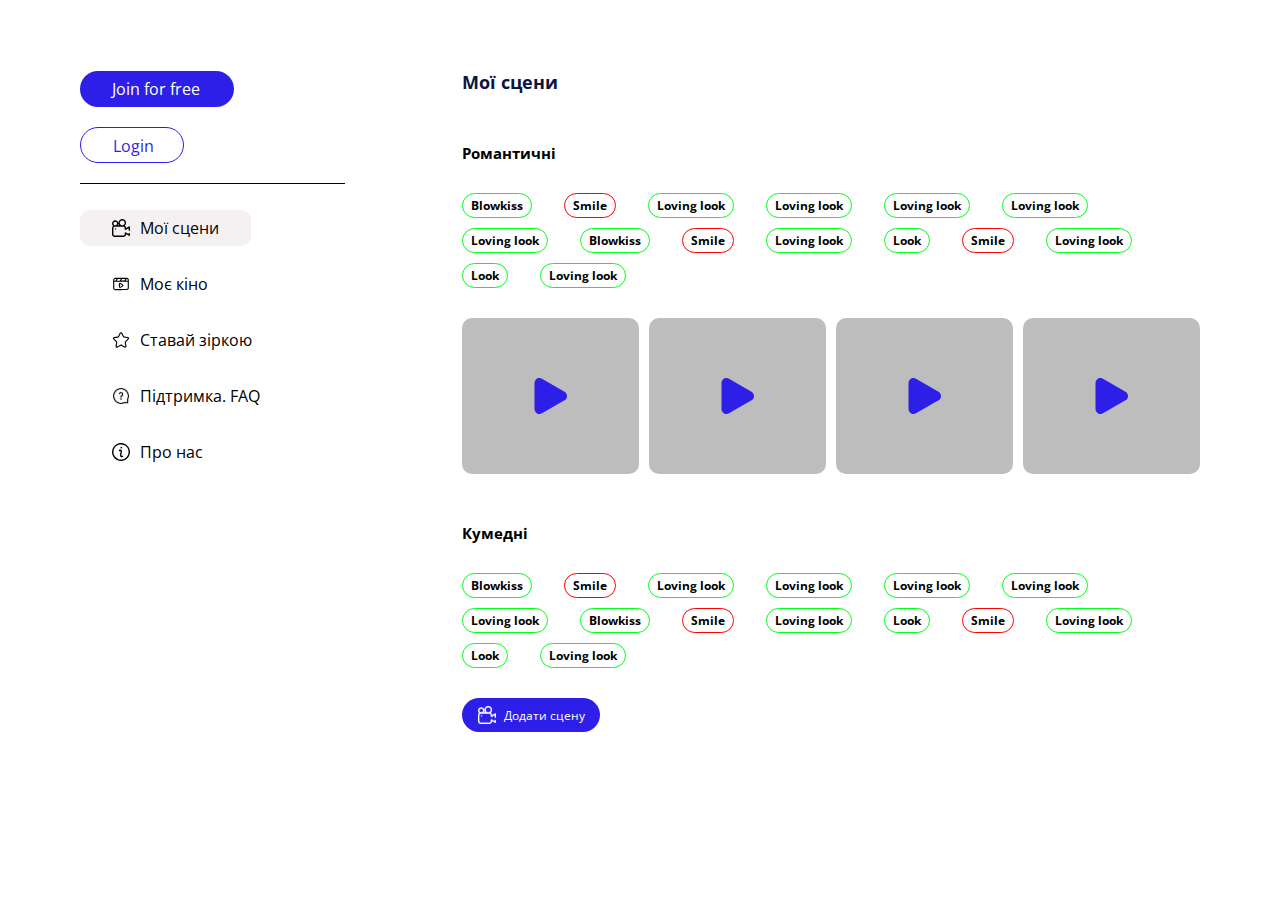
<file: myScene.html>
<!DOCTYPE html>
<html lang="en">

<head>
    <meta charset="UTF-8">
    <meta http-equiv="X-UA-Compatible" content="IE=edge">
    <meta name="viewport" content="width=device-width, initial-scale=1.0">
    <link rel="stylesheet" href="./assets/styles/bootstrap.css">
    <link rel="stylesheet" href="./assets/styles/normolize.css">
    <link rel="stylesheet" href="./assets/styles/settings.css">
    <link rel="stylesheet" href="./assets/styles/styles.css">
    <title>Movies</title>

    <link rel="preconnect" href="https://fonts.googleapis.com">
    <link rel="preconnect" href="https://fonts.gstatic.com" crossorigin>
    <link href="https://fonts.googleapis.com/css2?family=Open+Sans:wght@400;600;700&display=swap" rel="stylesheet">
</head>

<body>

    <main>
        <div class="container home__container d-flex justify-content-between">
            <div class="home__left flex-column">
                <div class="home__right__heading-wrapper d-sm-none">
                    <button class="home__right__back-btn d-sm-none d-block border-0">
                        <img class="home__right__back-btn" src="./assets/images/back.svg" alt="back icon" width="30"
                            height="30">
                    </button>
                    <h2 class="home__right__heading text-center menu-heading">
                        Меню
                    </h2>
                </div>
                <a class="home__left__join-btn" href="" type="button" data-bs-toggle="modal"
                    data-bs-target="#exampleModal">
                    Join for free
                </a>
                <a class="home__left__login-btn" href="">
                    Login
                </a>
                <span class="home__left-line"></span>
                <nav>
                    <ul class="home__left__nav-list">
                        <li class="home__left__list-item active-sidebar">
                            <a class="home__left-item-link" href="./myScene.html">
                                <img class="home__left__icon" src="./assets/images/nav1.svg" alt="nav icon" width="18"
                                    height="18">
                                <p class="home__left__link__text">
                                    Мої сцени
                                </p>
                            </a>
                        </li>
                        <li class="home__left__list-item">
                            <a class="home__left-item-link" href="./movies.html">
                                <img class="home__left__icon" src="./assets/images/nav2.svg" alt="nav icon" width="18"
                                    height="18">
                                <p class="home__left__link__text">
                                    Моє кіно
                                </p>
                            </a>
                        </li>
                        <li class="home__left__list-item">
                            <a class="home__left-item-link" href="./stars.html">
                                <img class="home__left__icon" src="./assets/images/nav3.svg" alt="nav icon" width="18"
                                    height="18">
                                <p class="home__left__link__text">
                                    Ставай зіркою
                                </p>
                            </a>
                        </li>
                        <li class="home__left__list-item">
                            <a class="home__left-item-link" href="./support.html">
                                <img class="home__left__icon" src="./assets/images/nav4.svg" alt="nav icon" width="18"
                                    height="18">
                                <p class="home__left__link__text">
                                    Підтримка. FAQ
                                </p>
                            </a>
                        </li>
                        <li class="home__left__list-item">
                            <a class="home__left-item-link" href="./about.html">
                                <img class="home__left__icon" src="./assets/images/nav5.svg" alt="nav icon" width="18"
                                    height="18">
                                <p class="home__left__link__text">
                                    Про нас
                                </p>
                            </a>
                        </li>
                    </ul>
                </nav>
            </div>
            <div class="home__right">
                <div class="home__right__heading-wrapper">
                    <a href="./index.html" class="home__right__back-btn d-sm-none d-block border-0">
                        <img class="home__right__back-btn" src="./assets/images/back.svg" alt="back icon" width="30"
                            height="30">
                    </a>
                    <h2 class="home__right__heading">
                        Мої сцени
                    </h2>
                </div>
                <div class="home__right__categories-wrapper">
                    <div class="home__right__category">
                        <h3 class="home__right__category__heading">
                            Романтичні
                        </h3>
                        <div class="home__right__category-tags">
                            <ul class="home__right__tags__list">
                                <li class="home__right__tag tag-green">
                                    <a class="home__right-link" href="">
                                        Blowkiss
                                    </a>
                                </li>
                                <li class="home__right__tag tag-red">
                                    <a class="home__right-link" href="">
                                        Smile
                                    </a>
                                </li>
                                <li class="home__right__tag tag-green">
                                    <a class="home__right-link" href="">
                                        Loving look
                                    </a>
                                </li>
                                <li class="home__right__tag tag-green">
                                    <a class="home__right-link" href="">
                                        Loving look
                                    </a>
                                </li>
                                <li class="home__right__tag tag-green">
                                    <a class="home__right-link" href="">
                                        Loving look
                                    </a>
                                </li>
                                <li class="home__right__tag tag-green">
                                    <a class="home__right-link" href="">
                                        Loving look
                                    </a>
                                </li>
                                <li class="home__right__tag tag-green">
                                    <a class="home__right-link" href="">
                                        Loving look
                                    </a>
                                </li>
                                <li class="home__right__tag tag-green">
                                    <a class="home__right-link" href="">
                                        Blowkiss
                                    </a>
                                </li>
                                <li class="home__right__tag tag-red">
                                    <a class="home__right-link" href="">
                                        Smile
                                    </a>
                                </li>
                                <li class="home__right__tag tag-green">
                                    <a class="home__right-link" href="">
                                        Loving look
                                    </a>
                                </li>
                                <li class="home__right__tag tag-green">
                                    <a class="home__right-link" href="">
                                        Look
                                    </a>
                                </li>
                                <li class="home__right__tag tag-red">
                                    <a class="home__right-link" href="">
                                        Smile
                                    </a>
                                </li>
                                <li class="home__right__tag tag-green">
                                    <a class="home__right-link" href="">
                                        Loving look
                                    </a>
                                </li>
                                <li class="home__right__tag tag-green">
                                    <a class="home__right-link" href="">
                                        Look
                                    </a>
                                </li>
                                <li class="home__right__tag tag-green">
                                    <a class="home__right-link" href="">
                                        Loving look
                                    </a>
                                </li>
                            </ul>
                        </div>
                        <div
                            class="home__right__category__videos-wrapper d-flex align-items-center flex-wrap row-cols-3 row-cols-sm-auto">
                            <a class="home__right__video-link" href="">
                                <div class="home__right__video-wrapper">
                                    <img class="home__right__video-img" src="./assets/images/play.svg" alt="">
                                </div>
                            </a>
                            <a class="home__right__video-link" href="">
                                <div class="home__right__video-wrapper">
                                    <img class="home__right__video-img" src="./assets/images/play.svg" alt="">
                                </div>
                            </a>
                            <a class="home__right__video-link" href="">
                                <div class="home__right__video-wrapper">
                                    <img class="home__right__video-img" src="./assets/images/play.svg" alt="">
                                </div>
                            </a>
                            <a class="home__right__video-link" href="">
                                <div class="home__right__video-wrapper">
                                    <img class="home__right__video-img" src="./assets/images/play.svg" alt="">
                                </div>
                            </a>
                            <a class="home__right__video-link d-block d-sm-none" href="">
                                <div class="home__right__video-wrapper">
                                    <img class="home__right__video-img" src="./assets/images/play.svg" alt="">
                                </div>
                            </a>
                            <a class="home__right__video-link d-block d-sm-none" href="">
                                <div class="home__right__video-wrapper">
                                    <img class="home__right__video-img" src="./assets/images/play.svg" alt="">
                                </div>
                            </a>
                        </div>
                    </div>
                </div>
                <div class="home__right__categories-wrapper">
                    <div class="home__right__category">
                        <h3 class="home__right__category__heading">
                            Кумедні
                        </h3>
                        <div class="home__right__category-tags">
                            <ul class="home__right__tags__list">
                                <li class="home__right__tag tag-green">
                                    <a class="home__right-link" href="">
                                        Blowkiss
                                    </a>
                                </li>
                                <li class="home__right__tag tag-red">
                                    <a class="home__right-link" href="">
                                        Smile
                                    </a>
                                </li>
                                <li class="home__right__tag tag-green">
                                    <a class="home__right-link" href="">
                                        Loving look
                                    </a>
                                </li>
                                <li class="home__right__tag tag-green">
                                    <a class="home__right-link" href="">
                                        Loving look
                                    </a>
                                </li>
                                <li class="home__right__tag tag-green">
                                    <a class="home__right-link" href="">
                                        Loving look
                                    </a>
                                </li>
                                <li class="home__right__tag tag-green">
                                    <a class="home__right-link" href="">
                                        Loving look
                                    </a>
                                </li>
                                <li class="home__right__tag tag-green">
                                    <a class="home__right-link" href="">
                                        Loving look
                                    </a>
                                </li>
                                <li class="home__right__tag tag-green">
                                    <a class="home__right-link" href="">
                                        Blowkiss
                                    </a>
                                </li>
                                <li class="home__right__tag tag-red">
                                    <a class="home__right-link" href="">
                                        Smile
                                    </a>
                                </li>
                                <li class="home__right__tag tag-green">
                                    <a class="home__right-link" href="">
                                        Loving look
                                    </a>
                                </li>
                                <li class="home__right__tag tag-green">
                                    <a class="home__right-link" href="">
                                        Look
                                    </a>
                                </li>
                                <li class="home__right__tag tag-red">
                                    <a class="home__right-link" href="">
                                        Smile
                                    </a>
                                </li>
                                <li class="home__right__tag tag-green">
                                    <a class="home__right-link" href="">
                                        Loving look
                                    </a>
                                </li>
                                <li class="home__right__tag tag-green">
                                    <a class="home__right-link" href="">
                                        Look
                                    </a>
                                </li>
                                <li class="home__right__tag tag-green">
                                    <a class="home__right-link" href="">
                                        Loving look
                                    </a>
                                </li>
                            </ul>
                        </div>
                        <a style="margin-bottom: 50px;" class="home__right__add-btn" href="">
                            <img class="home__right__add-icon" src="./assets/images/home__scene.svg" alt="icon"
                                width="18" height="18">
                            <p class="home__right__add-text">
                                Додати сцену
                            </p>
                        </a>
                    </div>
                </div>
            </div>
        </div>
        <div class="navigation-mobile d-sm-none position-fixed bottom-0">
            <nav class="navigation-nav">
                <ul class="navigation__list">
                    <li class="navgiation__item">
                        <a class="navigation__item-link" href="./index.html">
                            <img class="navigation__item-icon" width="25" height="22"
                                src="./assets/images/mobile-nav1.svg" alt="icon">
                            <p class="navigation__item-text">
                                Головна
                            </p>
                        </a>
                    </li>
                    <li class="navgiation__item">
                        <a class="navigation__item-link" href="./scene.html">
                            <img class="navigation__item-icon" width="25" height="22"
                                src="./assets/images/mobile-nav2.svg" alt="icon">

                            <p class="navigation__item-text">
                                Додати сцену
                            </p>
                        </a>
                    </li>
                    <li class="navgiation__item">
                        <a class="navigation__item-link" href="./movies.html">
                            <img class="navigation__item-icon" width="25" height="22"
                                src="./assets/images/mobile-nav3.svg" alt="icon">

                            <p class="navigation__item-text">
                                Моє кіно
                            </p>
                        </a>
                    </li>
                    <li class="navgiation__item">
                        <button class="navigation__item-link menu border-0" href="">
                            <img class="navigation__item-icon" width="25" height="22"
                                src="./assets/images/mobile-nav4.svg" alt="icon">
                            <p class="navigation__item-text">
                                Меню
                            </p>
                        </button>
                    </li>
                </ul>
            </nav>
        </div>

        <!-- Vertically centered modal -->
        <!-- Modal -->
        <div class="modal fade" id="exampleModal" tabindex="-1" aria-labelledby="exampleModalLabel" aria-hidden="true">
            <div class="modal-dialog modal-dialog-centered">
                <div class="modal-content">
                    <div class="modal-body">
                        <div class="modal__close-wrapper d-flex justify-content-end ">
                            <button type="button" class="modal__btn-close" data-bs-dismiss="modal" aria-label="Close">
                                <img src="./assets/images/cancel.svg" width="30" height="30" alt="">
                            </button>
                        </div>
                        <div class="modal__text-wrapper">
                            <h3 class="text-center fw-bold">Welcome, Guest!</h3>
                            <p class="text-center fw-normal mt-4">In order to make the merge with a star please log in
                                or sign up</p>
                        </div>
                        <div class="modal__buttons-wrapper d-flex align-items-center">
                            <a class="modal__log-btn" href="">Log in with Google</a>
                            <a class="modal__sign-btn" data-bs-target="#exampleModalToggle2" data-bs-toggle="modal"
                                href="">Sign up</a>
                        </div>
                    </div>
                </div>
            </div>
        </div>
        <div class="modal fade" id="exampleModalToggle2" aria-hidden="true" aria-labelledby="exampleModalToggleLabel2"
            tabindex="-1">
            <div class="modal-dialog modal-dialog-centered">
                <div class="modal-content">
                    <div class="modal-body2">
                        <div class="modal__close-wrapper d-flex justify-content-end ">
                            <button type="button" class="modal__btn-close" data-bs-dismiss="modal" aria-label="Close">
                                <img src="./assets/images/cancel.svg" width="30" height="30" alt="">
                            </button>
                        </div>
                        <div class="modal__text-wrapper2">
                            <h3 class="text-center fw-bold">Welcome, Guest!!</h3>
                        </div>
                        <div
                            class="modal__second__input-wrapper d-flex align-items-center justify-content-center flex-column">
                            <input class="modal__input2" type="email" placeholder="Email">
                            <input class="modal__input2" type="password" placeholder="Password">
                        </div>
                        <p class="modal__second-text">
                            Or sign in with Google
                        </p>
                        <p class="modal__already-text d-flex justify-content-center text-center">
                            Alreade have an account? <a class="modal__second-sign" href="">Sign in</a>
                        </p>
                        <div class="modal2__btn-wrapper">
                            <a class="modal2__log-btn" href="">Sign up</a>
                        </div>
                    </div>
                </div>
            </div>
        </div>
    </main>
    <script src="./assets/js/bootstrap.js"></script>
    <script src="./assets/js/index.js"></script>
</body>

</html>
</file>
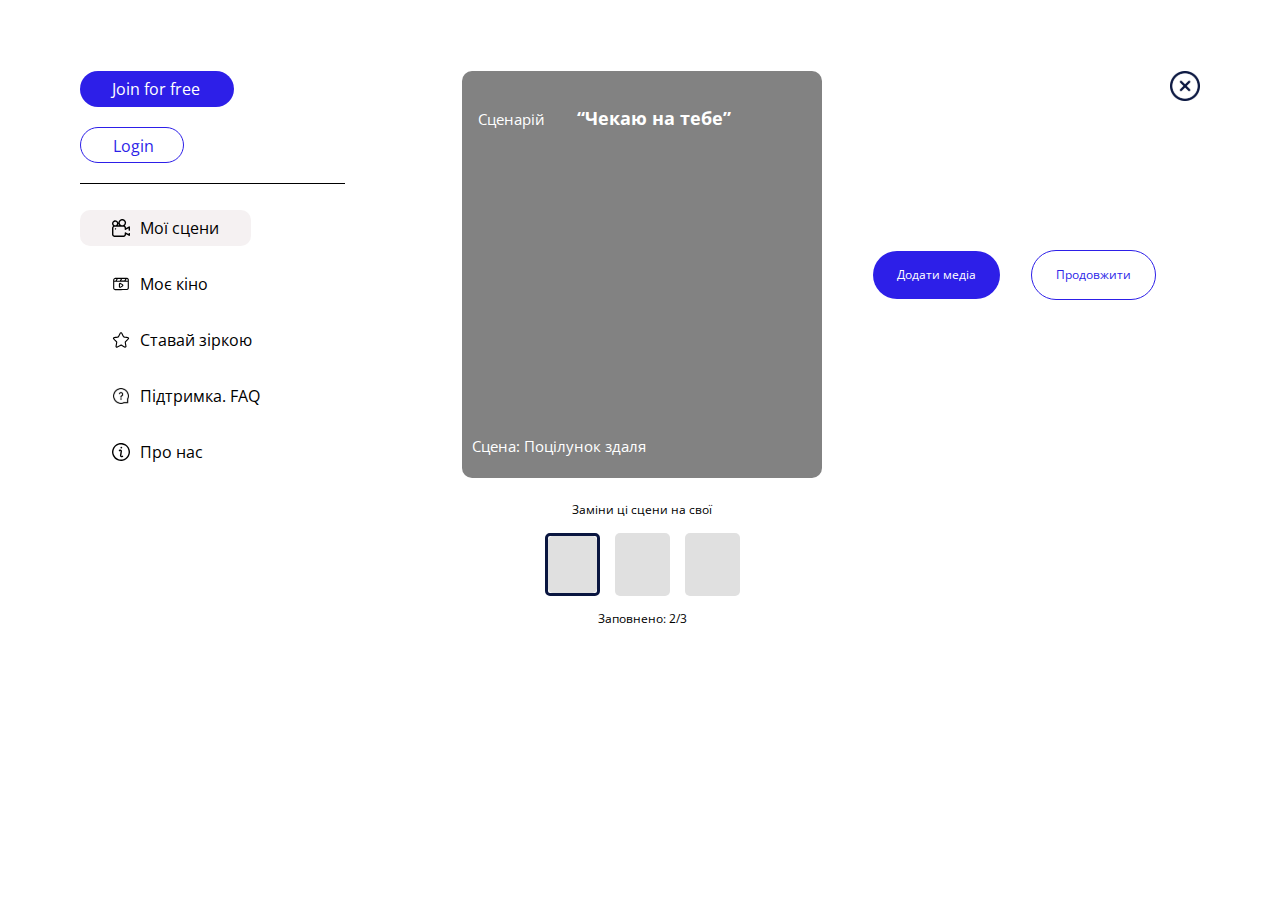
<file: scene.html>
<!DOCTYPE html>
<html lang="en">

<head>
    <meta charset="UTF-8">
    <meta http-equiv="X-UA-Compatible" content="IE=edge">
    <meta name="viewport" content="width=device-width, initial-scale=1.0">
    <link rel="stylesheet" href="./assets/styles/bootstrap.css">
    <link rel="stylesheet" href="./assets/styles/normolize.css">
    <link rel="stylesheet" href="./assets/styles/settings.css">
    <link rel="stylesheet" href="./assets/styles/styles.css">
    <title>Movies</title>

    <link rel="preconnect" href="https://fonts.googleapis.com">
    <link rel="preconnect" href="https://fonts.gstatic.com" crossorigin>
    <link href="https://fonts.googleapis.com/css2?family=Open+Sans:wght@400;600;700&display=swap" rel="stylesheet">
</head>

<body>

    <main>
        <div class="container home__container scene__container d-flex justify-content-between">
            <div class="home__left flex-column">
                <div class="home__right__heading-wrapper d-sm-none">
                    <button class="home__right__back-btn d-sm-none d-block border-0">
                        <img class="home__right__back-btn" src="./assets/images/back.svg" alt="back icon" width="30"
                            height="30">
                    </button>
                    <h2 class="home__right__heading text-center menu-heading">
                        Меню
                    </h2>
                </div>
                <a class="home__left__join-btn" href="" type="button" data-bs-toggle="modal"
                    data-bs-target="#exampleModal">
                    Join for free
                </a>
                <a class="home__left__login-btn" href="">
                    Login
                </a>
                <span class="home__left-line"></span>
                <nav>
                    <ul class="home__left__nav-list">
                        <li class="home__left__list-item active-sidebar">
                            <a class="home__left-item-link" href="./myScene.html">
                                <img class="home__left__icon" src="./assets/images/nav1.svg" alt="nav icon" width="18"
                                    height="18">
                                <p class="home__left__link__text">
                                    Мої сцени
                                </p>
                            </a>
                        </li>
                        <li class="home__left__list-item">
                            <a class="home__left-item-link" href="./movies.html">
                                <img class="home__left__icon" src="./assets/images/nav2.svg" alt="nav icon" width="18"
                                    height="18">
                                <p class="home__left__link__text">
                                    Моє кіно
                                </p>
                            </a>
                        </li>
                        <li class="home__left__list-item">
                            <a class="home__left-item-link" href="./stars.html">
                                <img class="home__left__icon" src="./assets/images/nav3.svg" alt="nav icon" width="18"
                                    height="18">
                                <p class="home__left__link__text">
                                    Ставай зіркою
                                </p>
                            </a>
                        </li>
                        <li class="home__left__list-item">
                            <a class="home__left-item-link" href="./support.html">
                                <img class="home__left__icon" src="./assets/images/nav4.svg" alt="nav icon" width="18"
                                    height="18">
                                <p class="home__left__link__text">
                                    Підтримка. FAQ
                                </p>
                            </a>
                        </li>
                        <li class="home__left__list-item">
                            <a class="home__left-item-link" href="./about.html">
                                <img class="home__left__icon" src="./assets/images/nav5.svg" alt="nav icon" width="18"
                                    height="18">
                                <p class="home__left__link__text">
                                    Про нас
                                </p>
                            </a>
                        </li>
                    </ul>
                </nav>
            </div>
            <div class="home__right d-flex flex-column flex-md-row align-items-center position-relative">
                <div class="scene__left-wrapper">
                    <div class="scene__left-video-wrapper">
                        <div class="scene__left-video">

                        </div>
                        <div class="scene__on-video">
                            <div class="scene__on__heading-wrapper">
                                <button class="scene__on__heading-btn">Сценарій </button>
                                <h3 class="scene__on-heading">
                                    “Чекаю на тебе”
                                </h3>
                            </div>
                            <p class="scene__on-text">
                                Сцена: Поцілунок здаля
                            </p>
                        </div>
                        <div class="scene__left__bottom">
                            <p class="scene__left__bottom-heading">
                                Заміни ці сцени на свої
                            </p>
                            <div class="scene__left__bottom__list-wrapper">
                                <ul class="scene__left__bottom__list">
                                    <li class="scene__left__list-item scene__item-border">
                                        <div class="scene__left__item-video">

                                        </div>
                                    </li>
                                    <li class="scene__left__list-item">
                                        <div class="scene__left__item-video">

                                        </div>
                                    </li>
                                    <li class="scene__left__list-item">
                                        <div class="scene__left__item-video">

                                        </div>
                                    </li>
                                </ul>
                                <p class="scene__left__bottom-progress">
                                    Заповнено: 2/3
                                </p>
                            </div>
                        </div>
                    </div>
                </div>
                <a href="./index.html" class="scene__cancel-btn border-0 position-absolute">
                    <img width="30" height="30" src="./assets/images/cancel.svg" alt="cancel">
                </a>

                <div class="scene__right__btn-wrapper d-flex align-items-center">
                    <a class="scene__right__btn-left" href="">
                        Додати медіа
                    </a>
                    <a class="scene__right__btn-right" href="">
                        Продовжити
                    </a>
                </div>
            </div>
        </div>
        <!-- Vertically centered modal -->
        <!-- Modal -->
        <div class="modal fade" id="exampleModal" tabindex="-1" aria-labelledby="exampleModalLabel" aria-hidden="true">
            <div class="modal-dialog modal-dialog-centered">
                <div class="modal-content">
                    <div class="modal-body">
                        <div class="modal__close-wrapper d-flex justify-content-end ">
                            <button type="button" class="modal__btn-close" data-bs-dismiss="modal" aria-label="Close">
                                <img src="./assets/images/cancel.svg" width="30" height="30" alt="">
                            </button>
                        </div>
                        <div class="modal__text-wrapper">
                            <h3 class="text-center fw-bold">Welcome, Guest!</h3>
                            <p class="text-center fw-normal mt-4">In order to make the merge with a star please log
                                in
                                or sign up</p>
                        </div>
                        <div class="modal__buttons-wrapper d-flex align-items-center">
                            <a class="modal__log-btn" href="">Log in with Google</a>
                            <a class="modal__sign-btn" data-bs-target="#exampleModalToggle2" data-bs-toggle="modal"
                                href="">Sign up</a>
                        </div>
                    </div>
                </div>
            </div>
        </div>
        <div class="modal fade" id="exampleModalToggle2" aria-hidden="true" aria-labelledby="exampleModalToggleLabel2"
            tabindex="-1">
            <div class="modal-dialog modal-dialog-centered">
                <div class="modal-content">
                    <div class="modal-body2">
                        <div class="modal__close-wrapper d-flex justify-content-end ">
                            <button type="button" class="modal__btn-close" data-bs-dismiss="modal" aria-label="Close">
                                <img src="./assets/images/cancel.svg" width="30" height="30" alt="">
                            </button>
                        </div>
                        <div class="modal__text-wrapper2">
                            <h3 class="text-center fw-bold">Welcome, Guest!!</h3>
                        </div>
                        <div
                            class="modal__second__input-wrapper d-flex align-items-center justify-content-center flex-column">
                            <input class="modal__input2" type="email" placeholder="Email">
                            <input class="modal__input2" type="password" placeholder="Password">
                        </div>
                        <p class="modal__second-text">
                            Or sign in with Google
                        </p>
                        <p class="modal__already-text d-flex justify-content-center text-center">
                            Alreade have an account? <a class="modal__second-sign" href="">Sign in</a>
                        </p>
                        <div class="modal2__btn-wrapper">
                            <a class="modal2__log-btn" href="">Sign up</a>
                        </div>
                    </div>
                </div>
            </div>
        </div>
    </main>
    <script src="./assets/js/bootstrap.js"></script>
    <script src="./assets/js/index.js"></script>
</body>

</html>
</file>
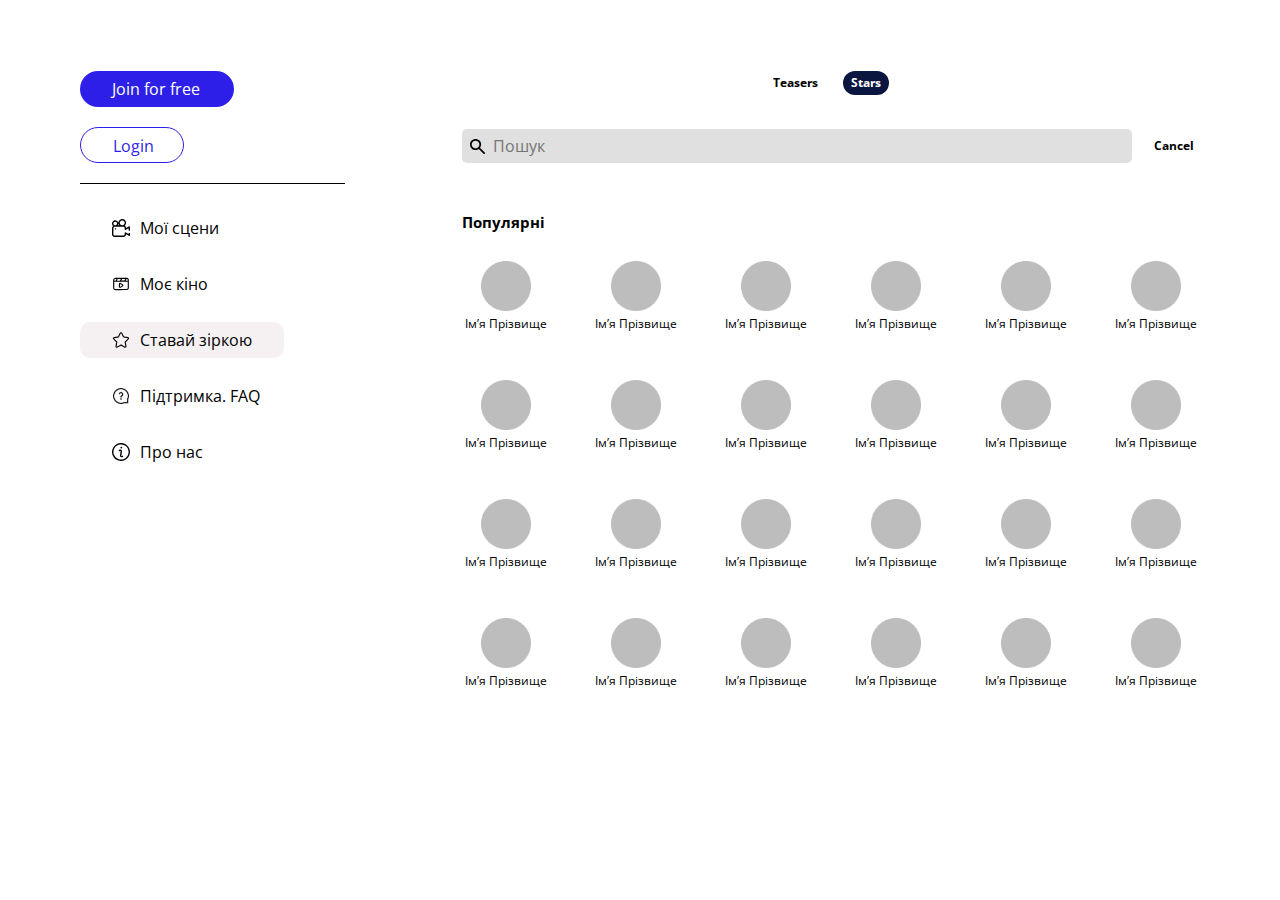
<file: stars.html>
<!DOCTYPE html>
<html lang="en">

<head>
    <meta charset="UTF-8">
    <meta http-equiv="X-UA-Compatible" content="IE=edge">
    <meta name="viewport" content="width=device-width, initial-scale=1.0">
    <link rel="stylesheet" href="./assets/styles/bootstrap.css">
    <link rel="stylesheet" href="./assets/styles/normolize.css">
    <link rel="stylesheet" href="./assets/styles/settings.css">
    <link rel="stylesheet" href="./assets/styles/styles.css">
    <title>Movies</title>

    <link rel="preconnect" href="https://fonts.googleapis.com">
    <link rel="preconnect" href="https://fonts.gstatic.com" crossorigin>
    <link href="https://fonts.googleapis.com/css2?family=Open+Sans:wght@400;600;700&display=swap" rel="stylesheet">
</head>

<body>

    <main>
        <div class="container home__container d-flex justify-content-between">
            <div class="home__left flex-column">
                <div class="home__right__heading-wrapper d-sm-none">
                    <button class="home__right__back-btn d-sm-none d-block border-0">
                        <img class="home__right__back-btn" src="./assets/images/back.svg" alt="back icon" width="30"
                            height="30">
                    </button>
                    <h2 class="home__right__heading text-center menu-heading">
                        Меню
                    </h2>
                </div>
                <a class="home__left__join-btn" href="" type="button" data-bs-toggle="modal"
                    data-bs-target="#exampleModal">
                    Join for free
                </a>
                <a class="home__left__login-btn" href="">
                    Login
                </a>
                <span class="home__left-line"></span>
                <nav>
                    <ul class="home__left__nav-list">
                        <li class="home__left__list-item">
                            <a class="home__left-item-link" href="./myScene.html">
                                <img class="home__left__icon" src="./assets/images/nav1.svg" alt="nav icon" width="18"
                                    height="18">
                                <p class="home__left__link__text">
                                    Мої сцени
                                </p>
                            </a>
                        </li>
                        <li class="home__left__list-item">
                            <a class="home__left-item-link" href="./movies.html">
                                <img class="home__left__icon" src="./assets/images/nav2.svg" alt="nav icon" width="18"
                                    height="18">
                                <p class="home__left__link__text">
                                    Моє кіно
                                </p>
                            </a>
                        </li>
                        <li class="home__left__list-item active-sidebar">
                            <a class="home__left-item-link" href="./stars.html">
                                <img class="home__left__icon" src="./assets/images/nav3.svg" alt="nav icon" width="18"
                                    height="18">
                                <p class="home__left__link__text">
                                    Ставай зіркою
                                </p>
                            </a>
                        </li>
                        <li class="home__left__list-item">
                            <a class="home__left-item-link" href="./support.html">
                                <img class="home__left__icon" src="./assets/images/nav4.svg" alt="nav icon" width="18"
                                    height="18">
                                <p class="home__left__link__text">
                                    Підтримка. FAQ
                                </p>
                            </a>
                        </li>
                        <li class="home__left__list-item">
                            <a class="home__left-item-link" href="./about.html">
                                <img class="home__left__icon" src="./assets/images/nav5.svg" alt="nav icon" width="18"
                                    height="18">
                                <p class="home__left__link__text">
                                    Про нас
                                </p>
                            </a>
                        </li>
                    </ul>
                </nav>
            </div>
            <div class="home__right">
                <div class="stars__heading-wrapper">
                    <a class="stars__heading" href="./index.html">Teasers</a>
                    <a class="stars__heading active__star" href="./stars.html">Stars</a>
                </div>
                <div class="stars__search-bar d-flex align-items-center">
                    <input class="stars__search-input" placeholder="Пошук" type="text">
                    <button class="stars__search-cancel">Cancel</button>
                </div>
                <div class="stars__finded-wrapper">
                    <h3 class="stars__finded__heading">Популярні</h3>
                    <ul class="stars__finded-list d-flex row-cols-8 flex-wrap">
                        <li class="stars__finded-item d-flex flex-column">
                            <img class="stars__finded__item-icon" width="50" height="50" src="./assets/images/avaProf.png" alt="">
                            <p class="stars__finded__item-text">Ім’я Прізвище</p>
                        </li>
                        <li class="stars__finded-item d-flex flex-column">
                            <img class="stars__finded__item-icon" width="50" height="50" src="./assets/images/avaProf.png" alt="">
                            <p class="stars__finded__item-text">Ім’я Прізвище</p>
                        </li>
                        <li class="stars__finded-item d-flex flex-column">
                            <img class="stars__finded__item-icon" width="50" height="50" src="./assets/images/avaProf.png" alt="">
                            <p class="stars__finded__item-text">Ім’я Прізвище</p>
                        </li>
                        <li class="stars__finded-item d-flex flex-column">
                            <img class="stars__finded__item-icon" width="50" height="50" src="./assets/images/avaProf.png" alt="">
                            <p class="stars__finded__item-text">Ім’я Прізвище</p>
                        </li>
                        <li class="stars__finded-item d-flex flex-column">
                            <img class="stars__finded__item-icon" width="50" height="50" src="./assets/images/avaProf.png" alt="">
                            <p class="stars__finded__item-text">Ім’я Прізвище</p>
                        </li>
                        <li class="stars__finded-item d-flex flex-column">
                            <img class="stars__finded__item-icon" width="50" height="50" src="./assets/images/avaProf.png" alt="">
                            <p class="stars__finded__item-text">Ім’я Прізвище</p>
                        </li>
                        <li class="stars__finded-item d-flex flex-column">
                            <img class="stars__finded__item-icon" width="50" height="50" src="./assets/images/avaProf.png" alt="">
                            <p class="stars__finded__item-text">Ім’я Прізвище</p>
                        </li>
                        <li class="stars__finded-item d-flex flex-column">
                            <img class="stars__finded__item-icon" width="50" height="50" src="./assets/images/avaProf.png" alt="">
                            <p class="stars__finded__item-text">Ім’я Прізвище</p>
                        </li>
                        <li class="stars__finded-item d-flex flex-column">
                            <img class="stars__finded__item-icon" width="50" height="50" src="./assets/images/avaProf.png" alt="">
                            <p class="stars__finded__item-text">Ім’я Прізвище</p>
                        </li>
                        <li class="stars__finded-item d-flex flex-column">
                            <img class="stars__finded__item-icon" width="50" height="50" src="./assets/images/avaProf.png" alt="">
                            <p class="stars__finded__item-text">Ім’я Прізвище</p>
                        </li>
                        <li class="stars__finded-item d-flex flex-column">
                            <img class="stars__finded__item-icon" width="50" height="50" src="./assets/images/avaProf.png" alt="">
                            <p class="stars__finded__item-text">Ім’я Прізвище</p>
                        </li>
                        <li class="stars__finded-item d-flex flex-column">
                            <img class="stars__finded__item-icon" width="50" height="50" src="./assets/images/avaProf.png" alt="">
                            <p class="stars__finded__item-text">Ім’я Прізвище</p>
                        </li>
                        <li class="stars__finded-item d-flex flex-column">
                            <img class="stars__finded__item-icon" width="50" height="50" src="./assets/images/avaProf.png" alt="">
                            <p class="stars__finded__item-text">Ім’я Прізвище</p>
                        </li>
                        <li class="stars__finded-item d-flex flex-column">
                            <img class="stars__finded__item-icon" width="50" height="50" src="./assets/images/avaProf.png" alt="">
                            <p class="stars__finded__item-text">Ім’я Прізвище</p>
                        </li>
                        <li class="stars__finded-item d-flex flex-column">
                            <img class="stars__finded__item-icon" width="50" height="50" src="./assets/images/avaProf.png" alt="">
                            <p class="stars__finded__item-text">Ім’я Прізвище</p>
                        </li>
                        <li class="stars__finded-item d-flex flex-column">
                            <img class="stars__finded__item-icon" width="50" height="50" src="./assets/images/avaProf.png" alt="">
                            <p class="stars__finded__item-text">Ім’я Прізвище</p>
                        </li>
                        <li class="stars__finded-item d-flex flex-column">
                            <img class="stars__finded__item-icon" width="50" height="50" src="./assets/images/avaProf.png" alt="">
                            <p class="stars__finded__item-text">Ім’я Прізвище</p>
                        </li>
                        <li class="stars__finded-item d-flex flex-column">
                            <img class="stars__finded__item-icon" width="50" height="50" src="./assets/images/avaProf.png" alt="">
                            <p class="stars__finded__item-text">Ім’я Прізвище</p>
                        </li>
                        <li class="stars__finded-item d-flex flex-column">
                            <img class="stars__finded__item-icon" width="50" height="50" src="./assets/images/avaProf.png" alt="">
                            <p class="stars__finded__item-text">Ім’я Прізвище</p>
                        </li>
                        <li class="stars__finded-item d-flex flex-column">
                            <img class="stars__finded__item-icon" width="50" height="50" src="./assets/images/avaProf.png" alt="">
                            <p class="stars__finded__item-text">Ім’я Прізвище</p>
                        </li>
                        <li class="stars__finded-item d-flex flex-column">
                            <img class="stars__finded__item-icon" width="50" height="50" src="./assets/images/avaProf.png" alt="">
                            <p class="stars__finded__item-text">Ім’я Прізвище</p>
                        </li>
                        <li class="stars__finded-item d-flex flex-column">
                            <img class="stars__finded__item-icon" width="50" height="50" src="./assets/images/avaProf.png" alt="">
                            <p class="stars__finded__item-text">Ім’я Прізвище</p>
                        </li>
                        <li class="stars__finded-item d-flex flex-column">
                            <img class="stars__finded__item-icon" width="50" height="50" src="./assets/images/avaProf.png" alt="">
                            <p class="stars__finded__item-text">Ім’я Прізвище</p>
                        </li>
                        <li class="stars__finded-item d-flex flex-column">
                            <img class="stars__finded__item-icon" width="50" height="50" src="./assets/images/avaProf.png" alt="">
                            <p class="stars__finded__item-text">Ім’я Прізвище</p>
                        </li>
                    </ul>
                </div>
            </div>
        </div>
        <div class="navigation-mobile d-sm-none position-fixed bottom-0">
            <nav class="navigation-nav">
                <ul class="navigation__list">
                    <li class="navgiation__item">
                        <a class="navigation__item-link" href="./index.html">
                            <img class="navigation__item-icon" width="25" height="22"
                                src="./assets/images/mobile-nav1.svg" alt="icon">
                            <p class="navigation__item-text">
                                Головна
                            </p>
                        </a>
                    </li>
                    <li class="navgiation__item">
                        <a class="navigation__item-link" href="./scene.html">
                            <img class="navigation__item-icon" width="25" height="22"
                                src="./assets/images/mobile-nav2.svg" alt="icon">

                            <p class="navigation__item-text">
                                Додати сцену
                            </p>
                        </a>
                    </li>
                    <li class="navgiation__item">
                        <a class="navigation__item-link" href="./movies.html">
                            <img class="navigation__item-icon" width="25" height="22"
                                src="./assets/images/mobile-nav3.svg" alt="icon">

                            <p class="navigation__item-text">
                                Моє кіно
                            </p>
                        </a>
                    </li>
                    <li class="navgiation__item">
                        <button class="navigation__item-link menu border-0" href="">
                            <img class="navigation__item-icon" width="25" height="22"
                                src="./assets/images/mobile-nav4.svg" alt="icon">
                            <p class="navigation__item-text">
                                Меню
                            </p>
                        </button>
                    </li>
                </ul>
            </nav>
        </div>

        <!-- Vertically centered modal -->
        <!-- Modal -->
        <div class="modal fade" id="exampleModal" tabindex="-1" aria-labelledby="exampleModalLabel" aria-hidden="true">
            <div class="modal-dialog modal-dialog-centered">
                <div class="modal-content">
                    <div class="modal-body">
                        <div class="modal__close-wrapper d-flex justify-content-end ">
                            <button type="button" class="modal__btn-close" data-bs-dismiss="modal" aria-label="Close">
                                <img src="./assets/images/cancel.svg" width="30" height="30" alt="">
                            </button>
                        </div>
                        <div class="modal__text-wrapper">
                            <h3 class="text-center fw-bold">Welcome, Guest!</h3>
                            <p class="text-center fw-normal mt-4">In order to make the merge with a star please log in
                                or sign up</p>
                        </div>
                        <div class="modal__buttons-wrapper d-flex align-items-center">
                            <a class="modal__log-btn" href="">Log in with Google</a>
                            <a class="modal__sign-btn" data-bs-target="#exampleModalToggle2" data-bs-toggle="modal"
                                href="">Sign up</a>
                        </div>
                    </div>
                </div>
            </div>
        </div>
        <div class="modal fade" id="exampleModalToggle2" aria-hidden="true" aria-labelledby="exampleModalToggleLabel2"
            tabindex="-1">
            <div class="modal-dialog modal-dialog-centered">
                <div class="modal-content">
                    <div class="modal-body2">
                        <div class="modal__close-wrapper d-flex justify-content-end ">
                            <button type="button" class="modal__btn-close" data-bs-dismiss="modal" aria-label="Close">
                                <img src="./assets/images/cancel.svg" width="30" height="30" alt="">
                            </button>
                        </div>
                        <div class="modal__text-wrapper2">
                            <h3 class="text-center fw-bold">Welcome, Guest!!</h3>
                        </div>
                        <div
                            class="modal__second__input-wrapper d-flex align-items-center justify-content-center flex-column">
                            <input class="modal__input2" type="email" placeholder="Email">
                            <input class="modal__input2" type="password" placeholder="Password">
                        </div>
                        <p class="modal__second-text">
                            Or sign in with Google
                        </p>
                        <p class="modal__already-text d-flex justify-content-center text-center">
                            Alreade have an account? <a class="modal__second-sign" href="">Sign in</a>
                        </p>
                        <div class="modal2__btn-wrapper">
                            <a class="modal2__log-btn" href="">Sign up</a>
                        </div>
                    </div>
                </div>
            </div>
        </div>
    </main>
    <script src="./assets/js/bootstrap.js"></script>
    <script src="./assets/js/index.js"></script>
</body>

</html>
</file>
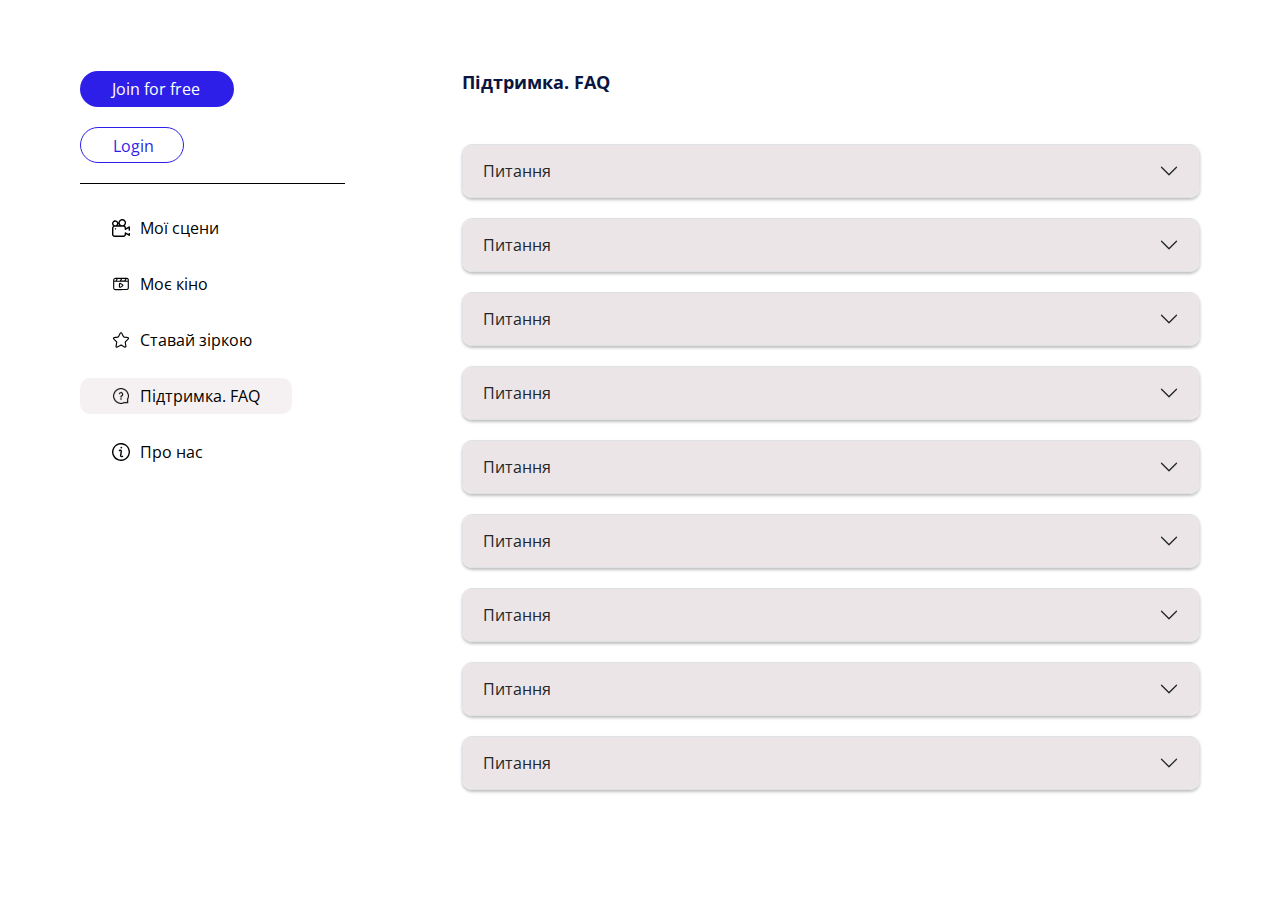
<file: support.html>
<!DOCTYPE html>
<html lang="en">

<head>
    <meta charset="UTF-8">
    <meta http-equiv="X-UA-Compatible" content="IE=edge">
    <meta name="viewport" content="width=device-width, initial-scale=1.0">

    <link rel="stylesheet" href="./assets/styles/bootstrap.css">

    <link rel="stylesheet" href="./assets/styles/normolize.css">
    <link rel="stylesheet" href="./assets/styles/settings.css">
    <link rel="stylesheet" href="./assets/styles/styles.css">

    <link rel="preconnect" href="https://fonts.googleapis.com">
    <link rel="preconnect" href="https://fonts.gstatic.com" crossorigin>
    <link href="https://fonts.googleapis.com/css2?family=Open+Sans:wght@400;600;700&display=swap" rel="stylesheet">
    <title>Document</title>
</head>

<body>
    <main>
        <div class="container home__container d-flex justify-content-between">
            <div class="home__left flex-column">
                <div class="home__right__heading-wrapper d-sm-none">
                    <button class="home__right__back-btn d-sm-none d-block border-0">
                        <img class="home__right__back-btn" src="./assets/images/back.svg" alt="back icon" width="30"
                            height="30">
                    </button>
                    <h2 class="home__right__heading text-center menu-heading">
                        Меню
                    </h2>
                </div>
                <a class="home__left__join-btn" href="" type="button" data-bs-toggle="modal"
                    data-bs-target="#exampleModal">
                    Join for free
                </a>
                <a class="home__left__login-btn" href="">
                    Login
                </a>
                <span class="home__left-line"></span>
                <nav>
                    <ul class="home__left__nav-list">
                        <li class="home__left__list-item">
                            <a class="home__left-item-link" href="./myScene.html">
                                <img class="home__left__icon" src="./assets/images/nav1.svg" alt="nav icon" width="18"
                                    height="18">
                                <p class="home__left__link__text">
                                    Мої сцени
                                </p>
                            </a>
                        </li>
                        <li class="home__left__list-item">
                            <a class="home__left-item-link" href="./movies.html">
                                <img class="home__left__icon" src="./assets/images/nav2.svg" alt="nav icon" width="18"
                                    height="18">
                                <p class="home__left__link__text">
                                    Моє кіно
                                </p>
                            </a>
                        </li>
                        <li class="home__left__list-item">
                            <a class="home__left-item-link" href="./stars.html">
                                <img class="home__left__icon" src="./assets/images/nav3.svg" alt="nav icon" width="18"
                                    height="18">
                                <p class="home__left__link__text">
                                    Ставай зіркою
                                </p>
                            </a>
                        </li>
                        <li class="home__left__list-item active-sidebar">
                            <a class="home__left-item-link" href="./support.html">
                                <img class="home__left__icon" src="./assets/images/nav4.svg" alt="nav icon" width="18"
                                    height="18">
                                <p class="home__left__link__text">
                                    Підтримка. FAQ
                                </p>
                            </a>
                        </li>
                        <li class="home__left__list-item ">
                            <a class="home__left-item-link" href="./about.html">
                                <img class="home__left__icon" src="./assets/images/nav5.svg" alt="nav icon" width="18"
                                    height="18">
                                <p class="home__left__link__text">
                                    Про нас
                                </p>
                            </a>
                        </li>
                    </ul>
                </nav>
            </div>
            <div class="home__right">
                <div class="home__right__heading-wrapper">
                    <a href="./index.html" class="home__right__back-btn d-sm-none d-block border-0">
                        <img class="home__right__back-btn" src="./assets/images/back.svg" alt="back icon" width="30"
                            height="30">
                    </a>
                    <h2 class="home__right__heading">
                        Підтримка. FAQ
                    </h2>
                </div>
                <div class="accordion" id="accordionExample">
                    <div class="accordion-item">
                        <h2 class="accordion-header" id="headingOne">
                            <button class="accordion-button collapsed" type="button" data-bs-toggle="collapse"
                                data-bs-target="#collapseOne" aria-expanded="true" aria-controls="collapseOne">
                                Питання
                            </button>
                        </h2>
                        <div id="collapseOne" class="accordion-collapse collapse" aria-labelledby="headingOne"
                            data-bs-parent="#accordionExample">
                            <div class="accordion-body">
                                <strong>This is the first item's accordion body.</strong> It is shown by default, until
                                the collapse
                                plugin adds the appropriate classes that we use to style each element. These classes
                                control the
                                overall appearance, as well as the showing and hiding via CSS transitions. You can
                                modify any of
                                this with custom CSS or overriding our default variables. It's also worth noting that
                                just about any
                                HTML can go within the <code>.accordion-body</code>, though the transition does limit
                                overflow.
                            </div>
                        </div>
                    </div>
                    <div class="accordion-item">
                        <h2 class="accordion-header" id="headingTwo">
                            <button class="accordion-button collapsed" type="button" data-bs-toggle="collapse"
                                data-bs-target="#collapseTwo" aria-expanded="false" aria-controls="collapseTwo">
                                Питання
                            </button>
                        </h2>
                        <div id="collapseTwo" class="accordion-collapse collapse" aria-labelledby="headingTwo"
                            data-bs-parent="#accordionExample">
                            <div class="accordion-body">
                                <strong>This is the second item's accordion body.</strong> It is hidden by default,
                                until the
                                collapse plugin adds the appropriate classes that we use to style each element. These
                                classes
                                control the overall appearance, as well as the showing and hiding via CSS transitions.
                                You can
                                modify any of this with custom CSS or overriding our default variables. It's also worth
                                noting that
                                just about any HTML can go within the <code>.accordion-body</code>, though the
                                transition does limit
                                overflow.
                            </div>
                        </div>
                    </div>
                    <div class="accordion-item">
                        <h2 class="accordion-header" id="headingThree">
                            <button class="accordion-button collapsed" type="button" data-bs-toggle="collapse"
                                data-bs-target="#collapseThree" aria-expanded="false" aria-controls="collapseThree">
                                Питання
                            </button>
                        </h2>
                        <div id="collapseThree" class="accordion-collapse collapse" aria-labelledby="headingThree"
                            data-bs-parent="#accordionExample">
                            <div class="accordion-body">
                                <strong>This is the third item's accordion body.</strong> It is hidden by default, until
                                the
                                collapse plugin adds the appropriate classes that we use to style each element. These
                                classes
                                control the overall appearance, as well as the showing and hiding via CSS transitions.
                                You can
                                modify any of this with custom CSS or overriding our default variables. It's also worth
                                noting that
                                just about any HTML can go within the <code>.accordion-body</code>, though the
                                transition does limit
                                overflow.
                            </div>
                        </div>
                    </div>
                    <div class="accordion-item">
                        <h2 class="accordion-header" id="headingFour">
                            <button class="accordion-button collapsed" type="button" data-bs-toggle="collapse"
                                data-bs-target="#collapseFour" aria-expanded="false" aria-controls="collapseFour">
                                Питання
                            </button>
                        </h2>
                        <div id="collapseFour" class="accordion-collapse collapse" aria-labelledby="headingFour"
                            data-bs-parent="#accordionExample">
                            <div class="accordion-body">
                                <strong>This is the third item's accordion body.</strong> It is hidden by default, until
                                the
                                collapse plugin adds the appropriate classes that we use to style each element. These
                                classes
                                control the overall appearance, as well as the showing and hiding via CSS transitions.
                                You can
                                modify any of this with custom CSS or overriding our default variables. It's also worth
                                noting that
                                just about any HTML can go within the <code>.accordion-body</code>, though the
                                transition does limit
                                overflow.
                            </div>
                        </div>
                    </div>
                    <div class="accordion-item">
                        <h2 class="accordion-header" id="headingFive">
                            <button class="accordion-button collapsed" type="button" data-bs-toggle="collapse"
                                data-bs-target="#collapseFive" aria-expanded="false" aria-controls="collapseFive">
                                Питання
                            </button>
                        </h2>
                        <div id="collapseFive" class="accordion-collapse collapse" aria-labelledby="headingFive"
                            data-bs-parent="#accordionExample">
                            <div class="accordion-body">
                                <strong>This is the third item's accordion body.</strong> It is hidden by default, until
                                the
                                collapse plugin adds the appropriate classes that we use to style each element. These
                                classes
                                control the overall appearance, as well as the showing and hiding via CSS transitions.
                                You can
                                modify any of this with custom CSS or overriding our default variables. It's also worth
                                noting that
                                just about any HTML can go within the <code>.accordion-body</code>, though the
                                transition does limit
                                overflow.
                            </div>
                        </div>
                    </div>
                    <div class="accordion-item">
                        <h2 class="accordion-header" id="headingSix">
                            <button class="accordion-button collapsed" type="button" data-bs-toggle="collapse"
                                data-bs-target="#collapseSix" aria-expanded="false" aria-controls="collapseSix">
                                Питання
                            </button>
                        </h2>
                        <div id="collapseSix" class="accordion-collapse collapse" aria-labelledby="headingSix"
                            data-bs-parent="#accordionExample">
                            <div class="accordion-body">
                                <strong>This is the third item's accordion body.</strong> It is hidden by default, until
                                the
                                collapse plugin adds the appropriate classes that we use to style each element. These
                                classes
                                control the overall appearance, as well as the showing and hiding via CSS transitions.
                                You can
                                modify any of this with custom CSS or overriding our default variables. It's also worth
                                noting that
                                just about any HTML can go within the <code>.accordion-body</code>, though the
                                transition does limit
                                overflow.
                            </div>
                        </div>
                    </div>
                    <div class="accordion-item">
                        <h2 class="accordion-header" id="headingSeven">
                            <button class="accordion-button collapsed" type="button" data-bs-toggle="collapse"
                                data-bs-target="#collapseSeven" aria-expanded="false" aria-controls="collapseSeven">
                                Питання
                            </button>
                        </h2>
                        <div id="collapseSeven" class="accordion-collapse collapse" aria-labelledby="headingSeven"
                            data-bs-parent="#accordionExample">
                            <div class="accordion-body">
                                <strong>This is the third item's accordion body.</strong> It is hidden by default, until
                                the
                                collapse plugin adds the appropriate classes that we use to style each element. These
                                classes
                                control the overall appearance, as well as the showing and hiding via CSS transitions.
                                You can
                                modify any of this with custom CSS or overriding our default variables. It's also worth
                                noting that
                                just about any HTML can go within the <code>.accordion-body</code>, though the
                                transition does limit
                                overflow.
                            </div>
                        </div>
                    </div>
                    <div class="accordion-item">
                        <h2 class="accordion-header" id="headingEight">
                            <button class="accordion-button collapsed" type="button" data-bs-toggle="collapse"
                                data-bs-target="#collapseEight" aria-expanded="false" aria-controls="collapseEight">
                                Питання
                            </button>
                        </h2>
                        <div id="collapseEight" class="accordion-collapse collapse" aria-labelledby="headingEight"
                            data-bs-parent="#accordionExample">
                            <div class="accordion-body">
                                <strong>This is the third item's accordion body.</strong> It is hidden by default, until
                                the
                                collapse plugin adds the appropriate classes that we use to style each element. These
                                classes
                                control the overall appearance, as well as the showing and hiding via CSS transitions.
                                You can
                                modify any of this with custom CSS or overriding our default variables. It's also worth
                                noting that
                                just about any HTML can go within the <code>.accordion-body</code>, though the
                                transition does limit
                                overflow.
                            </div>
                        </div>
                    </div>
                    <div class="accordion-item">
                        <h2 class="accordion-header" id="headingNine">
                            <button class="accordion-button collapsed" type="button" data-bs-toggle="collapse"
                                data-bs-target="#collapseNine" aria-expanded="false" aria-controls="collapseNine">
                                Питання
                            </button>
                        </h2>
                        <div id="collapseNine" class="accordion-collapse collapse" aria-labelledby="headingNine"
                            data-bs-parent="#accordionExample">
                            <div class="accordion-body">
                                <strong>This is the third item's accordion body.</strong> It is hidden by default, until
                                the
                                collapse plugin adds the appropriate classes that we use to style each element. These
                                classes
                                control the overall appearance, as well as the showing and hiding via CSS transitions.
                                You can
                                modify any of this with custom CSS or overriding our default variables. It's also worth
                                noting that
                                just about any HTML can go within the <code>.accordion-body</code>, though the
                                transition does limit
                                overflow.
                            </div>
                        </div>
                    </div>
                </div>
            </div>
        </div>
        <div class="navigation-mobile d-sm-none position-fixed bottom-0">
            <nav class="navigation-nav">
                <ul class="navigation__list">
                    <li class="navgiation__item">
                        <a class="navigation__item-link" href="./index.html">
                            <img class="navigation__item-icon" width="25" height="22"
                                src="./assets/images/mobile-nav1.svg" alt="icon">
                            <p class="navigation__item-text">
                                Головна
                            </p>
                        </a>
                    </li>
                    <li class="navgiation__item">
                        <a class="navigation__item-link" href="./scene.html">
                            <img class="navigation__item-icon" width="25" height="22"
                                src="./assets/images/mobile-nav2.svg" alt="icon">

                            <p class="navigation__item-text">
                                Додати сцену
                            </p>
                        </a>
                    </li>
                    <li class="navgiation__item">
                        <a class="navigation__item-link" href="./movies.html">
                            <img class="navigation__item-icon" width="25" height="22"
                                src="./assets/images/mobile-nav3.svg" alt="icon">

                            <p class="navigation__item-text">
                                Моє кіно
                            </p>
                        </a>
                    </li>
                    <li class="navgiation__item">
                        <button class="navigation__item-link menu border-0" href="">
                            <img class="navigation__item-icon" width="25" height="22"
                                src="./assets/images/mobile-nav4.svg" alt="icon">
                            <p class="navigation__item-text">
                                Меню
                            </p>
                        </button>
                    </li>
                </ul>
            </nav>
        </div>
        <div class="modal fade" id="exampleModal" tabindex="-1" aria-labelledby="exampleModalLabel" aria-hidden="true">
            <div class="modal-dialog modal-dialog-centered">
                <div class="modal-content">
                    <div class="modal-body">
                        <div class="modal__close-wrapper d-flex justify-content-end ">
                            <button type="button" class="modal__btn-close" data-bs-dismiss="modal" aria-label="Close">
                                <img src="./assets/images/cancel.svg" width="30" height="30" alt="">
                            </button>
                        </div>
                        <div class="modal__text-wrapper">
                            <h3 class="text-center fw-bold">Welcome, Guest!</h3>
                            <p class="text-center fw-normal mt-4">In order to make the merge with a star please log in
                                or sign up</p>
                        </div>
                        <div class="modal__buttons-wrapper d-flex align-items-center">
                            <a class="modal__log-btn" href="">Log in with Google</a>
                            <a class="modal__sign-btn" data-bs-target="#exampleModalToggle2" data-bs-toggle="modal"
                                href="">Sign up</a>
                        </div>
                    </div>
                </div>
            </div>
        </div>
        <div class="modal fade" id="exampleModalToggle2" aria-hidden="true" aria-labelledby="exampleModalToggleLabel2"
            tabindex="-1">
            <div class="modal-dialog modal-dialog-centered">
                <div class="modal-content">
                    <div class="modal-body2">
                        <div class="modal__close-wrapper d-flex justify-content-end ">
                            <button type="button" class="modal__btn-close" data-bs-dismiss="modal" aria-label="Close">
                                <img src="./assets/images/cancel.svg" width="30" height="30" alt="">
                            </button>
                        </div>
                        <div class="modal__text-wrapper2">
                            <h3 class="text-center fw-bold">Welcome, Guest!!</h3>
                        </div>
                        <div
                            class="modal__second__input-wrapper d-flex align-items-center justify-content-center flex-column">
                            <input class="modal__input2" type="email" placeholder="Email">
                            <input class="modal__input2" type="password" placeholder="Password">
                        </div>
                        <p class="modal__second-text">
                            Or sign in with Google
                        </p>
                        <p class="modal__already-text d-flex justify-content-center text-center">
                            Alreade have an account? <a class="modal__second-sign" href="">Sign in</a>
                        </p>
                        <div class="modal2__btn-wrapper">
                            <a class="modal2__log-btn" href="">Sign up</a>
                        </div>
                    </div>
                </div>
            </div>
        </div>
    </main>

    <script src="./assets/js/bootstrap.js"></script>
    <script src="./assets/js/index.js"></script>
</body>

</html>
</file>
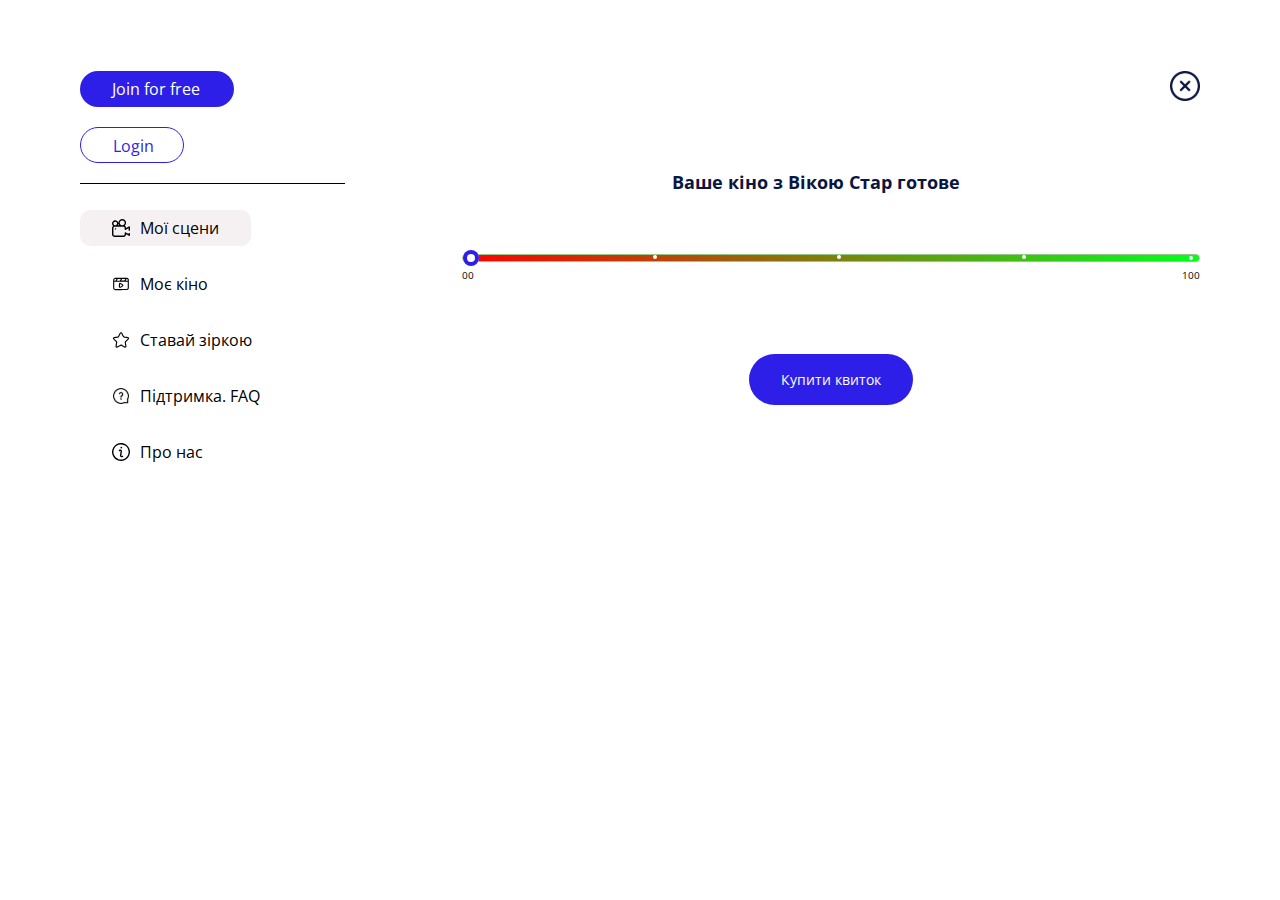
<file: ticket.html>
<!DOCTYPE html>
<html lang="en">

<head>
    <meta charset="UTF-8">
    <meta http-equiv="X-UA-Compatible" content="IE=edge">
    <meta name="viewport" content="width=device-width, initial-scale=1.0">
    <link rel="stylesheet" href="./assets/styles/bootstrap.css">
    <link rel="stylesheet" href="./assets/styles/normolize.css">
    <link rel="stylesheet" href="./assets/styles/settings.css">
    <link rel="stylesheet" href="./assets/styles/styles.css">
    <title>Movies</title>

    <link rel="preconnect" href="https://fonts.googleapis.com">
    <link rel="preconnect" href="https://fonts.gstatic.com" crossorigin>
    <link href="https://fonts.googleapis.com/css2?family=Open+Sans:wght@400;600;700&display=swap" rel="stylesheet">
</head>

<body>

    <main>
        <div class="container home__container d-flex justify-content-between">
            <div class="home__left flex-column">
                <div class="home__right__heading-wrapper d-sm-none">
                    <button class="home__right__back-btn d-sm-none d-block border-0">
                        <img class="home__right__back-btn" src="./assets/images/back.svg" alt="back icon" width="30"
                            height="30">
                    </button>
                    <h2 class="home__right__heading text-center menu-heading">
                        Меню
                    </h2>
                </div>
                <a class="home__left__join-btn" href="" type="button" data-bs-toggle="modal"
                    data-bs-target="#exampleModal">
                    Join for free
                </a>
                <a class="home__left__login-btn" href="">
                    Login
                </a>
                <span class="home__left-line"></span>
                <nav>
                    <ul class="home__left__nav-list">
                        <li class="home__left__list-item active-sidebar">
                            <a class="home__left-item-link" href="./myScene.html">
                                <img class="home__left__icon" src="./assets/images/nav1.svg" alt="nav icon" width="18"
                                    height="18">
                                <p class="home__left__link__text">
                                    Мої сцени
                                </p>
                            </a>
                        </li>
                        <li class="home__left__list-item">
                            <a class="home__left-item-link" href="./movies.html">
                                <img class="home__left__icon" src="./assets/images/nav2.svg" alt="nav icon" width="18"
                                    height="18">
                                <p class="home__left__link__text">
                                    Моє кіно
                                </p>
                            </a>
                        </li>
                        <li class="home__left__list-item">
                            <a class="home__left-item-link" href="./stars.html">
                                <img class="home__left__icon" src="./assets/images/nav3.svg" alt="nav icon" width="18"
                                    height="18">
                                <p class="home__left__link__text">
                                    Ставай зіркою
                                </p>
                            </a>
                        </li>
                        <li class="home__left__list-item">
                            <a class="home__left-item-link" href="./support.html">
                                <img class="home__left__icon" src="./assets/images/nav4.svg" alt="nav icon" width="18"
                                    height="18">
                                <p class="home__left__link__text">
                                    Підтримка. FAQ
                                </p>
                            </a>
                        </li>
                        <li class="home__left__list-item">
                            <a class="home__left-item-link" href="./about.html">
                                <img class="home__left__icon" src="./assets/images/nav5.svg" alt="nav icon" width="18"
                                    height="18">
                                <p class="home__left__link__text">
                                    Про нас
                                </p>
                            </a>
                        </li>
                    </ul>
                </nav>
            </div>
            <div class="home__right">
                <div class="home__right__heading-wrapper d-flex align-items-start justify-content-between">
                    <h2 class="home__right__heading ticket__heading">
                        Ваше кіно з Вікою Стар готове
                    </h2>
                    <a href="./index.html" class="home__right__back-btn border-0 ticket__right-back">
                        <img class="home__right__back-btn ticket__right-back" src="./assets/images/cancel.svg" alt="back icon" width="30"
                            height="30">
                    </a>
                </div>
                <div class="ticket__wrapper">
                    <div class="slider-range">
                        <input class="tickets__range" value="0" id="range" step="25" type="range" min="0" max="100"  />
                        <span class="range__val-25 range__val">
                            
                        </span>
                        <span class="range__val-50 range__val">
                            
                        </span>
                        <span class="range__val-75 range__val">
                            
                        </span>
                        <p class="slider__range__num-start range__val-0 after__off">00</p>
                        <p class="slider__range__num-end range__val-100">100</p>
                    </div>
                    <button class="ticket__btn">Купити квиток</button>
                </div>
            </div>
        </div>
            <div class="navigation-mobile d-sm-none position-fixed bottom-0">
                <nav class="navigation-nav">
                    <ul class="navigation__list">
                        <li class="navgiation__item">
                            <a class="navigation__item-link" href="./index.html">
                                <img class="navigation__item-icon" width="25" height="22"
                                    src="./assets/images/mobile-nav1.svg" alt="icon">
                                <p class="navigation__item-text">
                                    Головна
                                </p>
                            </a>
                        </li>
                        <li class="navgiation__item">
                            <a class="navigation__item-link" href="./scene.html">
                                <img class="navigation__item-icon" width="25" height="22"
                                    src="./assets/images/mobile-nav2.svg" alt="icon">

                                <p class="navigation__item-text">
                                    Додати сцену
                                </p>
                            </a>
                        </li>
                        <li class="navgiation__item">
                            <a class="navigation__item-link" href="./movies.html">
                                <img class="navigation__item-icon" width="25" height="22"
                                    src="./assets/images/mobile-nav3.svg" alt="icon">

                                <p class="navigation__item-text">
                                    Моє кіно
                                </p>
                            </a>
                        </li>
                        <li class="navgiation__item">
                            <button class="navigation__item-link menu border-0" href="">
                                <img class="navigation__item-icon" width="25" height="22"
                                    src="./assets/images/mobile-nav4.svg" alt="icon">
                                <p class="navigation__item-text">
                                    Меню
                                </p>
                            </button>
                        </li>
                    </ul>
                </nav>
            </div>

            <!-- Vertically centered modal -->
            <!-- Modal -->
            <div class="modal fade" id="exampleModal" tabindex="-1" aria-labelledby="exampleModalLabel"
                aria-hidden="true">
                <div class="modal-dialog modal-dialog-centered">
                    <div class="modal-content">
                        <div class="modal-body">
                            <div class="modal__close-wrapper d-flex justify-content-end ">
                                <button type="button" class="modal__btn-close" data-bs-dismiss="modal"
                                    aria-label="Close">
                                    <img src="./assets/images/cancel.svg" width="30" height="30" alt="">
                                </button>
                            </div>
                            <div class="modal__text-wrapper">
                                <h3 class="text-center fw-bold">Welcome, Guest!</h3>
                                <p class="text-center fw-normal mt-4">In order to make the merge with a star please log
                                    in
                                    or sign up</p>
                            </div>
                            <div class="modal__buttons-wrapper d-flex align-items-center">
                                <a class="modal__log-btn" href="">Log in with Google</a>
                                <a class="modal__sign-btn" data-bs-target="#exampleModalToggle2" data-bs-toggle="modal"
                                    href="">Sign up</a>
                            </div>
                        </div>
                    </div>
                </div>
            </div>
            <div class="modal fade" id="exampleModalToggle2" aria-hidden="true"
                aria-labelledby="exampleModalToggleLabel2" tabindex="-1">
                <div class="modal-dialog modal-dialog-centered">
                    <div class="modal-content">
                        <div class="modal-body2">
                            <div class="modal__close-wrapper d-flex justify-content-end ">
                                <button type="button" class="modal__btn-close" data-bs-dismiss="modal"
                                    aria-label="Close">
                                    <img src="./assets/images/cancel.svg" width="30" height="30" alt="">
                                </button>
                            </div>
                            <div class="modal__text-wrapper2">
                                <h3 class="text-center fw-bold">Welcome, Guest!!</h3>
                            </div>
                            <div
                                class="modal__second__input-wrapper d-flex align-items-center justify-content-center flex-column">
                                <input class="modal__input2" type="email" placeholder="Email">
                                <input class="modal__input2" type="password" placeholder="Password">
                            </div>
                            <p class="modal__second-text">
                                Or sign in with Google
                            </p>
                            <p class="modal__already-text d-flex justify-content-center text-center">
                                Alreade have an account? <a class="modal__second-sign" href="">Sign in</a>
                            </p>
                            <div class="modal2__btn-wrapper">
                                <a class="modal2__log-btn" href="">Sign up</a>
                            </div>
                        </div>
                    </div>
                </div>
            </div>
    </main>
    <script src="./assets/js/bootstrap.js"></script>
    <script src="./assets/js/index.js"></script>
</body>

</html>
</file>
<file: assets/styles/settings.css>
*,
*::before,
*::after {
    box-sizing: border-box;
}

body {
    font-family: 'Open Sans', sans-serif;
    margin: 0;
    padding: 0;
    font-size: 16px;
}

main {
    position: relative;
}

img {
    vertical-align: middle;
}

ul,
ol,
li {
    margin: 0;
    padding: 0;
    list-style-type: none;
}

h1,
h2,
h3,
h4,
h5,
h6,
p {
    margin: 0;
}

a {
    text-decoration: none;
}

.container {
    max-width: 1280px;
    margin-left: auto;
    margin-right: auto;
    padding-left: 80px;
    padding-right: 80px;
}

@media only screen and (max-width: 600px) {
    /* MOBILE */

    .container {
        max-width: 600px;
        margin-right: auto;
        margin-left: auto;
        padding-left: 10px;
        padding-right: 10px;
        padding-bottom: 66px;
    }
}


/* oxygen-300 - latin */
@font-face {
    font-family: 'Oxygen';
    font-style: normal;
    font-weight: 300;
    src: local(''),
        url('../assets/fonts/oxygen-v15-latin-300.woff2') format('woff2'),
        /* Chrome 26+, Opera 23+, Firefox 39+ */
        url('../assets/fonts/oxygen-v15-latin-300.woff') format('woff');
    /* Chrome 6+, Firefox 3.6+, IE 9+, Safari 5.1+ */
}

/* oxygen-regular - latin */
@font-face {
    font-family: 'Oxygen';
    font-style: normal;
    font-weight: 400;
    src: local(''),
        url('../assets/fonts/oxygen-v15-latin-regular.woff2') format('woff2'),
        /* Chrome 26+, Opera 23+, Firefox 39+ */
        url('../assets/fonts/oxygen-v15-latin-regular.woff') format('woff');
    /* Chrome 6+, Firefox 3.6+, IE 9+, Safari 5.1+ */
}

/* oxygen-700 - latin */
@font-face {
    font-family: 'Oxygen';
    font-style: normal;
    font-weight: 700;
    src: local(''),
        url('../assets/fonts/oxygen-v15-latin-700.woff2') format('woff2'),
        /* Chrome 26+, Opera 23+, Firefox 39+ */
        url('../assets/fonts/oxygen-v15-latin-700.woff') format('woff');
    /* Chrome 6+, Firefox 3.6+, IE 9+, Safari 5.1+ */
}
</file>
<file: assets/styles/styles.css>
.home__container {
    margin-top: 71px;
    gap: 115px;
}

.home__left {
    max-width: 265px;
    width: 100%;
}

.home__left__join-btn {
    font-style: normal;
    font-weight: 400;
    font-size: 16px;
    line-height: 20px;
    color: #FFFFFF;
    flex: none;
    order: 0;
    flex-grow: 0;
    background: #2D1FE8;
    border-radius: 20px;
    display: flex;
    width: 154px;
    height: 36px;
    flex-direction: row;
    align-items: flex-start;
    padding: 8px 32px;
    margin-bottom: 20px;
    transition: 0.3s;
}

.home__left__join-btn:hover {
    color: white;
    box-shadow: 0 0 20px #2c1fe88c;
}

.home__left__login-btn {
    font-style: normal;
    font-weight: 400;
    font-size: 16px;
    line-height: 20px;
    color: #2D1FE8;
    display: flex;
    flex-direction: row;
    align-items: flex-start;
    padding: 8px 32px;
    width: 104px;
    height: 36px;
    flex: none;
    order: 0;
    flex-grow: 0;
    /* background: #D7D6EE; */
    border: 1px solid #2D1FE8;
    border-radius: 20px;
    margin-bottom: 20px;
    transition: 0.3s;
}

.home__left__login-btn:hover {
    background: #2D1FE8;
    color: white;
    box-shadow: 0 0 20px #2c1fe88c;
}

.home__left-line {
    display: inline-block;
    width: 100%;
    height: 1px;
    background-color: black;
    margin-bottom: 20px;
}

.home__left__nav-list {
    display: flex;
    flex-direction: column;
    gap: 20px;
    align-items: flex-start;

}

.home__left__list-item {
    width: auto;
    height: 36px;
    padding: 8px 32px;
    transition: 0.3s;
}

.home__left-item-link {
    display: flex;
    align-items: center;
    gap: 10px;
}

.home__left__list-item:hover {
    background: rgba(190, 161, 166, 0.15);
    border-radius: 10px;
}

.active-sidebar {
    background: rgba(190, 161, 166, 0.15);
    border-radius: 10px;
}

.home__left__link__text {
    font-style: normal;
    font-weight: 400;
    font-size: 16px;
    line-height: 20px;
    color: #000000;
    flex: none;
    order: 1;
    flex-grow: 0;
}

.home__right {
    max-width: 738px;
    width: 100%;
}

.home__right__back-btn {
    background: none;
}

.home__right__heading {
    font-style: normal;
    font-weight: 700;
    font-size: 18px;
    line-height: 23px;
    color: #0A1640;
    margin-bottom: 50px;
}

.home__right__category__heading {
    font-style: normal;
    font-weight: 700;
    font-size: 15px;
    line-height: 19px;
    color: #000000;
    margin-bottom: 30px;
}

.home__right__category-tags {
    margin-bottom: 30px;
}

.home__right__tags__list {
    display: flex;
    align-items: center;
    flex-wrap: wrap;
    column-gap: 32px;
    row-gap: 10px;
    width: 100%;
}

.home__right__tag {
    display: flex;
    flex-direction: row;
    justify-content: center;
    align-items: center;
    padding: 4px 8px;
    border-radius: 15px;
}

.tag-green {
    border: 1px solid #00FF19;
    transition: all 0.3s ease;
}

.tag-green:hover {
    background-color: #00FF19;
    color: #000000;
}

.home__right-link {
    font-style: normal;
    font-weight: 700;
    font-size: 12px;
    line-height: 15px;
    text-align: center;
    color: #000000;
    flex: none;
    order: 0;
    flex-grow: 0;
}

.home__right-link:hover {
    color: #000000;
}

.tag-red {
    border: 1px solid #FF0000;
    transition: all 0.3s ease;
}

.tag-red:hover {
    background-color: #FF0000;
    color: #000000;
}

.home__right__category__videos-wrapper {
    gap: 10px;
    margin-bottom: 50px;
}

.home__right__video-wrapper {
    background: #BDBDBD;
    border-radius: 10px;
    width: 177px;
    height: 156px;
    display: flex;
    justify-content: center;
    align-items: center;
}

.home__right__add-btn {
    display: flex;
    align-items: center;
    gap: 8px;
    background: #2D1FE8;
    border-radius: 30px;
    width: 138px;
    height: 34px;
    flex-direction: row;
    justify-content: center;
    padding: 8px 16px;
    transition: 0.3s;
}

.home__right__add-btn:hover {
    box-shadow: 0 0 20px #2c1fe88c;
}

.home__right__add-icon {
    width: 18px;
    height: 18px;
}

.home__right__add-text {
    font-style: normal;
    font-weight: 400;
    font-size: 12px;
    line-height: 15px;
    text-align: center;
    color: #FFFFFF;
    flex: none;
    order: 1;
    flex-grow: 0;
}

.modal__btn-close {
    border: none;
    background: none;
}

.modal__text-wrapper {
    margin-top: 125px;
    margin-bottom: 125px;
}

.modal-body2 {
    padding: 18px 20px 21px 30px;
}

.modal__text-wrapper2 {
    margin-top: 50px;
    margin-bottom: 79px;
}

.modal__second__input-wrapper {
    display: flex;
    flex-direction: column;
    gap: 14px;
    margin-bottom: 15px;
}

.modal__input2 {
    border: none;
    background: #E0E0E0;
    border-radius: 5px;
    display: flex;
    flex-direction: row;
    align-items: flex-start;
    padding: 12px 16px;
    font-style: normal;
    font-weight: 400;
    font-size: 10px;
    line-height: 14px;
    color: #828282;
    max-width: 321px;
    width: 100%;
}

.modal__second-text {
    font-style: normal;
    font-weight: 400;
    font-size: 12px;
    line-height: 16px;
    display: flex;
    align-items: center;
    text-align: center;
    color: #000000;
    padding-left: 12px;
    margin-bottom: 49px;
}

.modal__already-text {
    font-style: normal;
    font-weight: 400;
    font-size: 12px;
    line-height: 16px;
    display: flex;
    align-items: center;
    text-align: center;
    color: #000000;
    margin-bottom: 65px;
}

.modal__second-sign {
    font-style: normal;
    font-weight: 700;
    font-size: 12px;
    line-height: 16px;
    display: flex;
    align-items: center;
    text-align: center;
    color: #2D1FE8;
    margin-left: 6px;
}

.modal2__log-btn {
    font-style: normal;
    font-weight: 700;
    font-size: 14px;
    line-height: 19px;
    display: flex;
    align-items: center;
    text-align: center;
    justify-content: center;
    color: #FFFFFF;
    order: 0;
    background: #2D1FE8;
    border-radius: 30px;
    padding: 16px 56px;
}

.modal2__btn-wrapper {
    display: flex;
    justify-content: center;
    align-items: center;
}


.modal__log-btn {
    font-style: normal;
    font-weight: 400;
    font-size: 12px;
    line-height: 16px;
    text-align: center;
    color: #FFFFFF;
    flex: none;
    order: 0;
    flex-grow: 0;
    background: #2D1FE8;
    border-radius: 30px;
    display: flex;
    flex-direction: row;
    align-items: flex-start;
    padding: 16px 29px;
    margin-right: 18px;
}

.modal__log-btn:hover {
    background-color: #FFFFFF;
    color: #2D1FE8;
    box-shadow: #2D1FE8 0 0 1px 1px;
}

.modal__sign-btn {
    font-style: normal;
    font-weight: 400;
    font-size: 12px;
    line-height: 16px;
    text-align: center;
    color: #2D1FE8;
    flex: none;
    order: 0;
    flex-grow: 0;
    border: 1px solid #2D1FE8;
    border-radius: 30px;
    display: flex;
    flex-direction: row;
    align-items: flex-start;
    padding: 16px 60px;
}

.modal__sign-btn:hover {
    background-color: #2D1FE8;
    color: #FFFFFF;
}

/* ACCOUNT STYLES */


.account__middle-wrapper {
    margin-top: 49px;
    margin-bottom: 50px;
    max-width: 838px;
    width: 100%;
}

.account__middle-img {
    margin-right: 20px;
}

.account__middle__text-wrapper {
    flex-direction: column;
    align-items: start;
}

.account__middle-last {
    font-style: normal;
    font-weight: 700;
    font-size: 18px;
    line-height: 25px;
    text-align: center;
    color: #0A1640;
    margin-bottom: 18px;
}

.account__middle-desc {
    font-style: normal;
    font-weight: 400;
    font-size: 14px;
    line-height: 19px;
    color: #000000;
}

.account__middle__edit-btn {
    border: none;
    background: none;
    display: flex;
    flex-direction: column;
    justify-content: end;
    margin-bottom: 5px;
    margin-left: 100px;
}

.account__category__heading-wrapper {
    margin-bottom: 25px;
    padding-left: 10px;
}

.account__category-heading {
    font-style: normal;
    font-weight: 700;
    font-size: 15px;
    line-height: 20px;
    text-align: center;
    color: #000000;
}

.account__category-text {
    font-style: normal;
    font-weight: 400;
    font-size: 10px;
    line-height: 14px;
    display: flex;
    align-items: center;
    text-align: center;
    color: #000000;
}

.account__category__videos-wrapper {
    margin-bottom: 30px;
    gap: 10px;
}

.account__category__video {
    background: #BDBDBD;
    border-radius: 10px;
    font-style: normal;
    font-weight: 400;
    font-size: 15px;
    line-height: 20px;
    display: flex;
    justify-content: center;
    align-items: center;
    text-align: center;
    max-width: 200px;
    height: 156px;
    color: #000000;
    cursor: pointer;
}

.account__category__video-text {
    display: none;
}

.account__category__video:hover .account__category__video-text {
    display: flex;
}

/* STARS STYLES */

.stars__heading-wrapper {
    display: flex;
    align-items: center;
    justify-content: center;
    margin-bottom: 34px;
    gap: 25px;
}

.stars__heading {
    font-style: normal;
    font-weight: 700;
    font-size: 12px;
    line-height: 16px;
    text-align: center;
    color: #000000;
    flex: none;
    order: 0;
    flex-grow: 0;
}

.active__star {
    color: #FFFFFF;
    background: #0A1640;
    border-radius: 15px;
    padding: 4px 8px;
}

.stars__search-bar {
    margin-bottom: 49px;
    position: relative;
}



.stars__search-input {
    background: #E0E0E0;
    border-radius: 5px;
    max-width: 684px;
    width: 100%;
    padding: 8px 0 8px 31px;
    border: none;
    outline: none;
}

.stars__search-bar::before {
    content: "";
    display: inline-block;
    background-image: url("./../images/searchIcon.svg");
    background-repeat: no-repeat;
    background-position: center;
    background-size: contain;
    position: absolute;
    left: 8px;
    z-index: 9999;
    width: 15px;
    height: 15px;
}

.stars__search-cancel {
    font-style: normal;
    font-weight: 700;
    font-size: 12px;
    line-height: 16px;
    text-align: center;
    color: #000000;
    border: none;
    background: none;
    margin-left: 16px;
}

.stars__finded-wrapper {}

.stars__finded__heading {
    font-style: normal;
    font-weight: 700;
    font-size: 15px;
    line-height: 20px;
    text-align: start;
    color: #000000;
    margin-bottom: 29px;
}

.stars__finded-list {
    gap: 48px;
    display: flex;
    justify-content: center;
    align-items: center;
}


.stars__finded-item {
    display: flex;
    align-items: center;
}


.stars__finded__item-icon {}

.stars__finded__item-text {
    font-style: normal;
    font-weight: 400;
    font-size: 12px;
    line-height: 16px;
    text-align: center;
    margin-top: 5px;
    color: #000000;
}

/* TICKET STYLES */

.ticket__heading {
    margin-top: 100px;
    margin-left: auto;
    margin-right: auto;
}

.range__val {
    position: absolute;
    font-style: normal;
    font-weight: 700;
    font-size: 13px;
    line-height: 13px;
    display: flex;
    align-items: center;
    text-align: center;
    color: #000000;
}

.range__val-25::after {
    content: "";
    width: 4px;
    height: 4px;
    display: inline-block;
    position: absolute;
    background-color: #fff;
    border-radius: 50%;
    margin-top: -22px;
    margin-left: 6px;
    z-index: 9999999999999999995435349999999;
}

.range__val-50::after {
    content: "";
    width: 4px;
    height: 4px;
    display: inline-block;
    position: absolute;
    background-color: #fff;
    border-radius: 50%;
    margin-top: -22px;
    margin-left: 6px;
    z-index: 9999999999999999999999999;
}

.range__val-75::after {
    content: "";
    width: 4px;
    height: 4px;
    display: inline-block;
    position: absolute;
    background-color: #fff;
    border-radius: 50%;
    margin-top: -22px;
    margin-left: 6px;
    z-index: 9999999999999999999999999;
}

.slider__range__num-start::after {
    content: "";
    width: 4px;
    height: 4px;
    display: inline-block;
    position: absolute;
    background-color: #fff;
    border-radius: 50%;
    margin-top: -35px;
    margin-left: 2px;
    z-index: 9999999999999999999999999;
}

.slider__range__num-end::after {
    content: "";
    width: 4px;
    height: 4px;
    display: inline-block;
    position: absolute;
    background-color: #fff;
    border-radius: 50%;
    margin-top: -35px;
    margin-left: 7px;
    z-index: 9999999999999999999999999;
}

.after__off::after {
    display: none;
}

.range__val-25 {
    left: 25%;
    transform: translateX(-25%);
}

.range__val-50 {
    left: 50%;
    transform: translateX(-50%);
}

.range__val-75 {
    left: 75%;
    transform: translateX(-75%);
}

.slider-range {
    width: 100%;
    position: relative;
}

.tickets__range[type="range"] {
    -webkit-appearance: none !important;
    width: 100%;
    height: 8px;
    background: linear-gradient(90deg, #FF0000 0%, #00FF19 99.56%);
    border: 1px solid #97c68b;
    border-radius: 10px;
    margin: auto;
    transition: all 0.3s ease;
}

.tickets__range[type="range"]:hover {
    background-color: #b2d5aa;
}

.tickets__range[type="range"]::-webkit-slider-thumb {
    -webkit-appearance: none !important;
    position: relative;
    width: 16px;
    height: 16px;
    background-color: #FFFFFF;
    border-radius: 30px;
    box-shadow: inset 0px 0px 0px 4px #2D1FE8;
    transition: all 0.5s ease;
}

.tickets__range[type="range"]::-webkit-slider-thumb:hover {
    box-shadow: inset 0px 0px 0px 6px #2D1FE8;
}

.tickets__range[type="range"]::-webkit-slider-thumb:active {
    box-shadow: inset 0px 0px 0px px #2D1FE8;
}

#rangevalue {
    text-align: center;
    font-family: "Quantico", sans-serif;
    font-size: 18px;
    display: block;
    margin: auto;
    padding: 10px 0px;
    width: 100%;
    color: #579E81;
}

.slider__range__num-start {
    position: absolute;
    font-style: normal;
    font-weight: 400;
    font-size: 10px;
    line-height: 14px;
    display: flex;
    align-items: center;
    text-align: center;
    color: #000000;
    left: 0;
}

.slider__range__num-end {
    position: absolute;
    font-style: normal;
    font-weight: 400;
    font-size: 10px;
    line-height: 14px;
    display: flex;
    align-items: center;
    text-align: center;
    color: #000000;
    right: 0;
}

.ticket__btn {
    font-style: normal;
    font-weight: 400;
    font-size: 14px;
    line-height: 19px;
    display: flex;
    align-items: center;
    text-align: center;
    color: #FFFFFF;
    flex: none;
    order: 0;
    flex-grow: 0;
    background: #2D1FE8;
    border-radius: 30px;
    display: flex;
    flex-direction: row;
    align-items: flex-start;
    padding: 16px 32px;
    border: none;
    margin: 0 auto;
    transition: 0.3s all ease;
    margin-top: 86px;
}

.ticket__btn:hover {
    background: #2D1FE8;
    color: white;
    box-shadow: 0 0 20px #2c1fe88c;
}

/* PROFILE MODAL */

.profile__modal__heading-wrapper {
    margin-bottom: 49px;
}




.profile__modal-close {
    font-style: normal;
    font-weight: 400;
    font-size: 12px;
    line-height: 16px;
    text-align: center;
    border: none;
    background: none;
    color: #000000;
}

.profile__modal-heading {
    font-style: normal;
    font-weight: 700;
    font-size: 12px;
    line-height: 16px;
    text-align: center;
    color: #0A1640;
}

.profile__modal-done {
    font-style: normal;
    font-weight: 700;
    font-size: 12px;
    line-height: 16px;
    text-align: center;
    border: none;
    background: none;
    color: #2D1FE8;
}

.profile__modal__middle-wrapper {
    margin-bottom: 49px;
}

.profile__modal__middle-icon {
    margin-bottom: 10px;
}

.profile__modal__middle-change {
    font-style: normal;
    font-weight: 700;
    font-size: 10px;
    line-height: 14px;
    border: none;
    background: none;
    text-align: center;
    color: #2D1FE8;
}

.profile__modal__bottom-wrapper {
    margin-bottom: 120px;
}

.modal-content {
    border-radius: 20px;
}

.profile__modal__name-text {
    font-style: normal;
    font-weight: 400;
    font-size: 12px;
    line-height: 16px;
    color: #000000;
}

#profileModal .modal-body {
    padding: 30px 15px 30px 10px;
}


/* TEASERS STYLES */

.teasers__middle-wrapper {
    display: flex;
    align-items: center;
}




.teasers__video-wrapper .teasers__heading-wrapper {
    margin-bottom: 0;
}

.teasers__video-wrapper {
    position: relative;
    width: 360px;
    max-height: 585px;
    height: 100%;
}

.teasers__heading-wrapper {
    position: absolute;
    top: 23px;
    left: 50%;
    transform: translateX(-50%);
    border-radius: 20px;
}

.teasers__nonactive-item {
    color: #BEA1A6;
}

.teasers__video {
    width: 100%;
    max-height: 585px;
    object-fit: cover;
    border-radius: 20px;
}

.teasers__on {
    position: absolute;
    bottom: 15px;
    left: 10px;
}

.teasers__start-btn {
    position: absolute;
    border: none;
    background: none;
    right: 50%;
    transform: translateX(65%);
    top: -40%;
}

.teasers__start-btn img {
    width: 60px;
    height: 60px;
    object-fit: contain;
}

.teasers__info-wrapper {
    margin-top: 17px;
    gap: 10px;
    margin-bottom: 12px;
}

.teasers__info-title {
    font-style: normal;
    font-weight: 400;
    font-size: 12px;
    line-height: 16px;
    color: #FFFFFF;
    max-width: 281px;
}

.teasers__play-btn {
    border: none;
    background: none;
    margin-right: 10px;
    object-fit: contain;
}


.video__current-time {
    font-style: normal;
    font-weight: 400;
    font-size: 7px;
    line-height: 9px;
    color: #FFFFFF;
}

.teasers__right-list {
    margin-left: 23px;
    display: flex;
    flex-direction: column;
    gap: 34px;
}


.teasers__right-link {
    display: flex;
    flex-direction: column;
    gap: 4px;
    justify-content: center;
    align-items: center;
}

.teasers__video__range-wrapper {
    width: 100%;
    display: flex;
    align-items: center;
    position: relative;
}

.teasers__video-progress {
    position: absolute;
    left: 0;
    display: inline-block;
    height: 2px;
    max-width: 270px;
    background-color: #FFFFFF;
    border-radius: 5px;
    z-index: 9999;
}


.teasers__right__item-text {
    font-style: normal;
    font-weight: 400;
    font-size: 10px;
    line-height: 14px;
    text-align: center;
    color: #000000;
}

.black {
    display: inline-block;
}

.white {
    display: none;
}

.teasers__video-range[type="range"] {
    -webkit-appearance: none;
    appearance: none;
    background: transparent;
    cursor: pointer;
    width: 100%;
    margin-right: 7px;
    z-index: 99999;
}

.teasers__video-range[type="range"]:focus {
    outline: none;
}

.teasers__video-back {
    position: absolute;
    left: 0;
    display: inline-block;
    height: 2px;
    max-width: 270px;
    width: 100%;
    background-color: #bea1a6;
    border-radius: 5px;
}

.teasers__video-range[type="range"]::-webkit-slider-runnable-track {
    background-color: transparent;
    border-radius: 0.5rem;
    height: 2px;
}

.teasers__video-range[type="range"]::-webkit-slider-thumb {
    -webkit-appearance: none;
    appearance: none;
    margin-top: 0.5px;
    background-color: #2d1fe8;
    border-radius: 0.5rem;
    height: 1px;
    width: 1px;
}

.teasers__video-range[type="range"]:focus::-webkit-slider-thumb {
    outline: none;
    outline-offset: 0;
}

.teasers__video-range[type="range"]::-moz-range-track {
    background-color: #bea1a6;
    border-radius: 0.5rem;
    height: 2px;
}

.teasers__video-range[type="range"]::-moz-range-thumb {
    display: none;
    background-color: transparent;
    border: none;
    border-radius: 0.5rem;
    height: 0;
    width: 0;
}

.teasers__video-range::-moz-range-progress {
    background-color: #43e5f7;
}


.stars__heading:hover {
    color: #FFFFFF;
}

.teasers__video-range[type="range"]:focus::-moz-range-thumb {
    outline: none;
    outline-offset: none;
}

.teasers__heading-wrapper {
    z-index: 9999999999999999999999999999999 !important;
}

/* SCENE */

.scene__right__btn-left {
    font-style: normal;
    font-weight: 400;
    font-size: 12px;
    line-height: 16px;
    text-align: center;
    color: #FFFFFF;
    flex: none;
    order: 0;
    flex-grow: 0;
    background: #2D1FE8;
    border-radius: 30px;
    padding: 16px 24px;
}

.scene__right__btn-right {
    font-style: normal;
    font-weight: 400;
    font-size: 12px;
    line-height: 16px;
    text-align: center;
    border: 1px solid #2D1FE8;
    border-radius: 30px;
    padding: 16px 24px;
    color: #2D1FE8;
    flex: none;
    order: 0;
    flex-grow: 0;
}

.scene__left-wrapper {
    display: flex;
    flex-direction: column;
}

.scene__left-video-wrapper {
    width: 360px;
    height: 407px;
    border-radius: 10px;
    position: relative;
}

.scene__left-video {
    width: 100%;
    height: 100%;
    border-radius: 10px;
    background: #828282;
}

.scene__on-video {
    position: absolute;
    display: flex;
    flex-direction: column;
    padding: 35px 10px 30px 10px;
    top: 0;
    right: 0;
    left: 0;
    bottom: 0;
}

.scene__on__heading-wrapper {
    display: flex;
    align-items: center;
}

.scene__on__heading-btn {
    border: none;
    background: none;
    font-style: normal;
    font-weight: 400;
    font-size: 15px;
    line-height: 20px;
    text-align: center;
    color: #FFFFFF;
    margin-right: 26px;
}

.scene__on-heading {
    font-style: normal;
    font-weight: 700;
    font-size: 18px;
    line-height: 25px;
    color: #FFFFFF;
}

.scene__on-text {
    font-style: normal;
    font-weight: 400;
    font-size: 15px;
    line-height: 20px;
    display: flex;
    align-items: center;
    color: #FFFFFF;
    margin-top: 305px;
}

.scene__left__bottom {
    display: flex;
    flex-direction: column;
}

.scene__left__bottom-heading {
    margin-top: 24px;
    font-style: normal;
    font-weight: 400;
    font-size: 12px;
    line-height: 16px;
    display: flex;
    justify-content: center;
    align-items: center;
    text-align: center;
    color: #000000;
    margin-bottom: 15px;
}

.scene__left__bottom__list {
    display: flex;
    align-items: center;
    gap: 15px;
    justify-content: center;
    margin-bottom: 15px;
}

.scene__left__list-item {
    border-radius: 5px;
    width: 55px;
    height: 63px;
}

.scene__item-border {
    border: 3px solid #0A1640;
    border-radius: 5px;
}


.scene__left__item-video {
    background: #E0E0E0;
    width: 100%;
    height: 100%;
    border-radius: 5px;
}

.scene__left__bottom-progress {
    font-style: normal;
    font-weight: 400;
    font-size: 12px;
    line-height: 16px;
    text-align: center;
    color: #000000;
}

.scene__right__btn-wrapper {
    margin-left: 51px;
    gap: 31px;
}

.scene__right__btn-left:hover {
    background-color: #FFFFFF;
    color: #2D1FE8;
    box-shadow: inset 0 0 0 1px #2D1FE8;
}

.scene__right__btn-right:hover {
    background-color: #2D1FE8;
    color: #FFFFFF;
    box-shadow: 0 0 2px 2px #2D1FE8;
}

.scene__cancel-btn {
    background: none;
    top: 0;
    right: 0;
}

@media only screen and (max-width: 600px) {
    /* MOBILE */

    .home__container {
        margin-top: 0;
        padding-top: 27px;
        gap: 115px;
    }

    .home__mobile-wrapper {
        z-index: 999999999999;
    }

    .home__right {
        max-width: 738px;
        width: 100%;
    }

    .home__right__back-btn {
        background: none;
    }

    .home__right__heading {
        font-style: normal;
        font-weight: 700;
        font-size: 18px;
        line-height: 23px;
        text-align: center;
        color: #0A1640;
    }

    .home__right__category__heading {
        font-style: normal;
        font-weight: 700;
        font-size: 15px;
        line-height: 19px;
        text-align: left;
        color: #000000;
        margin-bottom: 15px;
    }

    .home__right__category-tags {
        margin-bottom: 30px;
    }

    .home__right__tags__list {
        display: flex;
        align-items: center;
        flex-wrap: wrap;
        column-gap: 27px;
        row-gap: 15px;
        width: 100%;
    }

    .home__right__tag {
        display: flex;
        flex-direction: row;
        justify-content: center;
        align-items: center;
        padding: 4px 8px;
        border-radius: 15px;
    }

    .tag-green {
        border: 1px solid #00FF19;
        transition: all 0.3s ease;
    }

    .tag-green:hover {
        background-color: #00FF19;
        color: #000000;
    }

    .home__right-link {
        font-style: normal;
        font-weight: 700;
        font-size: 12px;
        line-height: 15px;
        text-align: center;
        color: #000000;
        flex: none;
        order: 0;
        flex-grow: 0;
    }

    .home__right-link:hover {
        color: #000000;
    }

    .tag-red {
        border: 1px solid #FF0000;
        transition: all 0.3s ease;
    }

    .tag-red:hover {
        background-color: #FF0000;
        color: #000000;
    }

    .home__right__category__videos-wrapper {
        gap: 0;
        row-gap: 20px;
        margin-bottom: 30px;
        display: flex;
        justify-content: center;
        align-items: center;
    }

    .home__right__video-wrapper {
        background: #BDBDBD;
        border-radius: 10px;
        max-width: 140px;
        width: 30vw;
        height: 86px;
    }

    .home__right__video-wrapper img {
        width: 25px;
        height: 25px;
        object-fit: contain;
    }

    .home__right__add-btn {
        display: flex;
        align-items: center;
        margin-left: auto;
        margin-right: auto;
        margin-bottom: 30px;
        gap: 8px;
        background: #2D1FE8;
        border-radius: 30px;
        width: 138px;
        height: 34px;
        flex-direction: row;
        justify-content: center;
        padding: 8px 16px;
    }

    .home__right__add-icon {
        width: 18px;
        height: 18px;
    }

    .home__right__add-text {
        font-style: normal;
        font-weight: 400;
        font-size: 12px;
        line-height: 15px;
        text-align: center;
        color: #FFFFFF;
        flex: none;
        order: 1;
        flex-grow: 0;
    }

    .home__left {
        display: none;
    }

    .home__left-line {
        width: 95vw;
    }

    .menu-heading {
        width: 100vw;
    }

    .home__right__back-btn {
        background: none;
        margin: 0;
        padding: 0;
    }

    .home__right__back-btn2 {
        position: absolute;
        top: 0;
    }

    .home__right__back-btn img {
        margin-right: 120px;
    }

    .home__right__heading-wrapper {
        margin-bottom: 20px;
    }

    .home__right__heading {
        margin-bottom: 0;
        display: block;
        /* margin-right: auto; */
        text-align: center;
        align-items: center !important;
    }

    .navigation-mobile {
        display: flex;
        background: #FFFFFF;
        box-shadow: 0px -2px 3px rgba(0, 0, 0, 0.25);
        padding-top: 11px;
        padding-bottom: 9px;
    }

    .navigation__list {
        display: flex;
        width: 100vw;
        padding-right: 21px;
        padding-left: 17px;
        align-items: center;
        justify-content: space-between;
    }

    .navgiation__item {
        display: flex;
        flex-direction: column;
    }

    .navigation__item-link {
        display: flex;
        flex-direction: column;
        background: none;
        border: none;
    }

    .navigation__item-icon {
        width: 25px;
        height: 22px;
        object-fit: contain;
        margin-left: auto;
        margin-right: auto;
    }

    .navigation__item-text {
        font-style: normal;
        font-weight: 400;
        font-size: 8px;
        line-height: 10px;
        text-align: center;
        color: #000000;
        margin-top: 3px;
    }

    /* ACCOUNT STYLES */
    .account__category-text {
        font-style: normal;
        font-weight: 400;
        font-size: 10px;
        line-height: 14px;
        display: flex;
        align-items: center;
        text-align: center;
        color: #000000;
        padding-right: 15px;
    }

    .account__middle__edit-btn {
        margin-left: 0;
        position: absolute;
        z-index: 999;
        right: -130px;
    }

    .account__middle-desc {
        display: flex;
        justify-content: center;
        align-items: center;
        text-align: center;
        margin-left: 30px;
    }

    .account__category__video {
        width: 46vw;
    }

    .account__middle-img {
        margin-right: 0;
        margin-bottom: 10px;
    }

    .mobile-bg {
        position: absolute;
        top: 0;
        right: 0;
        left: 0;
        z-index: 999;
        width: 100vw;
        height: 238px;
        background: rgba(190, 161, 166, 0.15);
        box-shadow: 0px 2px 4px rgba(0, 0, 0, 0.25);
        border-radius: 0px 0px 10px 10px;
    }

    .home__right__back-btn2 {
        top: 28px;
        left: 10px;
    }

    .account__middle-wrapper {
        margin-top: 0;
        margin-bottom: 80px;
    }

    .modal-body {
        width: 100vw;
        height: 100vh;
        border-radius: 0;
    }

    .modal-body2 {
        width: 100vw;
        height: 100vh;
        border-radius: 0;
    }

    .modal-content {
        border-radius: 0;
        max-width: 600px;
        width: 100%;
    }

    /* STARS MOBILE STYLES */

    .stars__search-cancel {
        margin-left: 11px;
    }

    /* TICKET STYLES*/

    .ticket__right-back img {
        margin-right: 0;
    }

    /* TEASERS STYLES */

    /* Chrome, Safari, Edge, Opera */
    input::-webkit-outer-spin-button,
    input::-webkit-inner-spin-button {
        -webkit-appearance: none;
        margin: 0;
    }

    /* Firefox */
    input[type=number] {
        -moz-appearance: textfield;

    }

    .teasers__container {
        padding: 0;
    }

    .teasers__middle-wrapper {
        max-height: 100vh;
    }

    .teasers__video-wrapper {
        overflow: hidden;
        width: 100vw;
        height: 100vh;
        max-height: 100vh;
    }

    .teasers__video {
        border-radius: 0;
        max-height: 100vh;
        height: 100%;
        appearance: none;
        -webkit-appearance: none;
        z-index: -1;
    }

    .teasers__video:focus {
        z-index: -1;
    }

    .teasers__on {
        padding-bottom: 66px;
        width: 100%;
    }

    .teasers__nav {
        background: #ffffff40;
        box-shadow: 0px -2px 5px #00000040;
    }

    .teasers__nav .navigation__item-text {
        color: #FFFFFF;
    }

    .teasers__video-progress {
        max-width: 95%;
    }

    .teasers__video__range-wrapper {
        margin-right: 0;
    }

    .teasers__video-back {
        max-width: 95%;
    }

    .black {
        display: none;
    }

    .white {
        display: inline-block;
    }

    .teasers__video__range-wrapper {
        width: 80%;
    }

    .teasers__range {
        max-width: 100%;
        width: 50%;
    }

    /* SCENE STYLES */
    .scene__container {
        padding: 0;
    }

    .scene__left-video-wrapper {
        width: 100vw;
        border-radius: 0px 0px 10px 10px;
    }

    .scene__left-video {
        border-radius: 0px 0px 10px 10px;
    }

    .scene__cancel-btn {
        top: 30px;
        right: 4px;
    }

    .scene__right__btn-wrapper {
        margin-top: 180px;
        margin-left: 0;
    }
}
</file>
<file: assets/styles/normolize.css>
/*! normalize.css v8.0.1 | MIT License | github.com/necolas/normalize.css */

/* Document
   ========================================================================== */

/**
 * 1. Correct the line height in all browsers.
 * 2. Prevent adjustments of font size after orientation changes in iOS.
 */

html {
    line-height: 1.15;
    /* 1 */
    -webkit-text-size-adjust: 100%;
    /* 2 */
}

/* Sections
     ========================================================================== */

/**
   * Remove the margin in all browsers.
   */

body {
    margin: 0;
}

/**
   * Render the `main` element consistently in IE.
   */

main {
    display: block;
}

/**
   * Correct the font size and margin on `h1` elements within `section` and
   * `article` contexts in Chrome, Firefox, and Safari.
   */

h1 {
    font-size: 2em;
    margin: 0.67em 0;
}

/* Grouping content
     ========================================================================== */

/**
   * 1. Add the correct box sizing in Firefox.
   * 2. Show the overflow in Edge and IE.
   */

hr {
    box-sizing: content-box;
    /* 1 */
    height: 0;
    /* 1 */
    overflow: visible;
    /* 2 */
}

/**
   * 1. Correct the inheritance and scaling of font size in all browsers.
   * 2. Correct the odd `em` font sizing in all browsers.
   */

pre {
    font-family: monospace, monospace;
    /* 1 */
    font-size: 1em;
    /* 2 */
}

/* Text-level semantics
     ========================================================================== */

/**
   * Remove the gray background on active links in IE 10.
   */

a {
    background-color: transparent;
}

/**
   * 1. Remove the bottom border in Chrome 57-
   * 2. Add the correct text decoration in Chrome, Edge, IE, Opera, and Safari.
   */

abbr[title] {
    border-bottom: none;
    /* 1 */
    text-decoration: underline;
    /* 2 */
    text-decoration: underline dotted;
    /* 2 */
}

/**
   * Add the correct font weight in Chrome, Edge, and Safari.
   */

b,
strong {
    font-weight: bolder;
}

/**
   * 1. Correct the inheritance and scaling of font size in all browsers.
   * 2. Correct the odd `em` font sizing in all browsers.
   */

code,
kbd,
samp {
    font-family: monospace, monospace;
    /* 1 */
    font-size: 1em;
    /* 2 */
}

/**
   * Add the correct font size in all browsers.
   */

small {
    font-size: 80%;
}

/**
   * Prevent `sub` and `sup` elements from affecting the line height in
   * all browsers.
   */

sub,
sup {
    font-size: 75%;
    line-height: 0;
    position: relative;
    vertical-align: baseline;
}

sub {
    bottom: -0.25em;
}

sup {
    top: -0.5em;
}

/* Embedded content
     ========================================================================== */

/**
   * Remove the border on images inside links in IE 10.
   */

img {
    border-style: none;
}

/* Forms
     ========================================================================== */

/**
   * 1. Change the font styles in all browsers.
   * 2. Remove the margin in Firefox and Safari.
   */

button,
input,
optgroup,
select,
textarea {
    font-family: inherit;
    /* 1 */
    font-size: 100%;
    /* 1 */
    line-height: 1.15;
    /* 1 */
    margin: 0;
    /* 2 */
}

/**
   * Show the overflow in IE.
   * 1. Show the overflow in Edge.
   */

button,
input {
    /* 1 */
    overflow: visible;
}

/**
   * Remove the inheritance of text transform in Edge, Firefox, and IE.
   * 1. Remove the inheritance of text transform in Firefox.
   */

button,
select {
    /* 1 */
    text-transform: none;
}

/**
   * Correct the inability to style clickable types in iOS and Safari.
   */

button,
[type="button"],
[type="reset"],
[type="submit"] {
    -webkit-appearance: button;
}

/**
   * Remove the inner border and padding in Firefox.
   */

button::-moz-focus-inner,
[type="button"]::-moz-focus-inner,
[type="reset"]::-moz-focus-inner,
[type="submit"]::-moz-focus-inner {
    border-style: none;
    padding: 0;
}

/**
   * Restore the focus styles unset by the previous rule.
   */

button:-moz-focusring,
[type="button"]:-moz-focusring,
[type="reset"]:-moz-focusring,
[type="submit"]:-moz-focusring {
    outline: 1px dotted ButtonText;
}

/**
   * Correct the padding in Firefox.
   */

fieldset {
    padding: 0.35em 0.75em 0.625em;
}

/**
   * 1. Correct the text wrapping in Edge and IE.
   * 2. Correct the color inheritance from `fieldset` elements in IE.
   * 3. Remove the padding so developers are not caught out when they zero out
   *    `fieldset` elements in all browsers.
   */

legend {
    box-sizing: border-box;
    /* 1 */
    color: inherit;
    /* 2 */
    display: table;
    /* 1 */
    max-width: 100%;
    /* 1 */
    padding: 0;
    /* 3 */
    white-space: normal;
    /* 1 */
}

/**
   * Add the correct vertical alignment in Chrome, Firefox, and Opera.
   */

progress {
    vertical-align: baseline;
}

/**
   * Remove the default vertical scrollbar in IE 10+.
   */

textarea {
    overflow: auto;
}

/**
   * 1. Add the correct box sizing in IE 10.
   * 2. Remove the padding in IE 10.
   */

[type="checkbox"],
[type="radio"] {
    box-sizing: border-box;
    /* 1 */
    padding: 0;
    /* 2 */
}

/**
   * Correct the cursor style of increment and decrement buttons in Chrome.
   */

[type="number"]::-webkit-inner-spin-button,
[type="number"]::-webkit-outer-spin-button {
    height: auto;
}

/**
   * 1. Correct the odd appearance in Chrome and Safari.
   * 2. Correct the outline style in Safari.
   */

[type="search"] {
    -webkit-appearance: textfield;
    /* 1 */
    outline-offset: -2px;
    /* 2 */
}

/**
   * Remove the inner padding in Chrome and Safari on macOS.
   */

[type="search"]::-webkit-search-decoration {
    -webkit-appearance: none;
}

/**
   * 1. Correct the inability to style clickable types in iOS and Safari.
   * 2. Change font properties to `inherit` in Safari.
   */

::-webkit-file-upload-button {
    -webkit-appearance: button;
    /* 1 */
    font: inherit;
    /* 2 */
}

/* Interactive
     ========================================================================== */

/*
   * Add the correct display in Edge, IE 10+, and Firefox.
   */

details {
    display: block;
}

/*
   * Add the correct display in all browsers.
   */

summary {
    display: list-item;
}

/* Misc
     ========================================================================== */

/**
   * Add the correct display in IE 10+.
   */

template {
    display: none;
}

/**
   * Add the correct display in IE 10.
   */

[hidden] {
    display: none;
}
</file>
